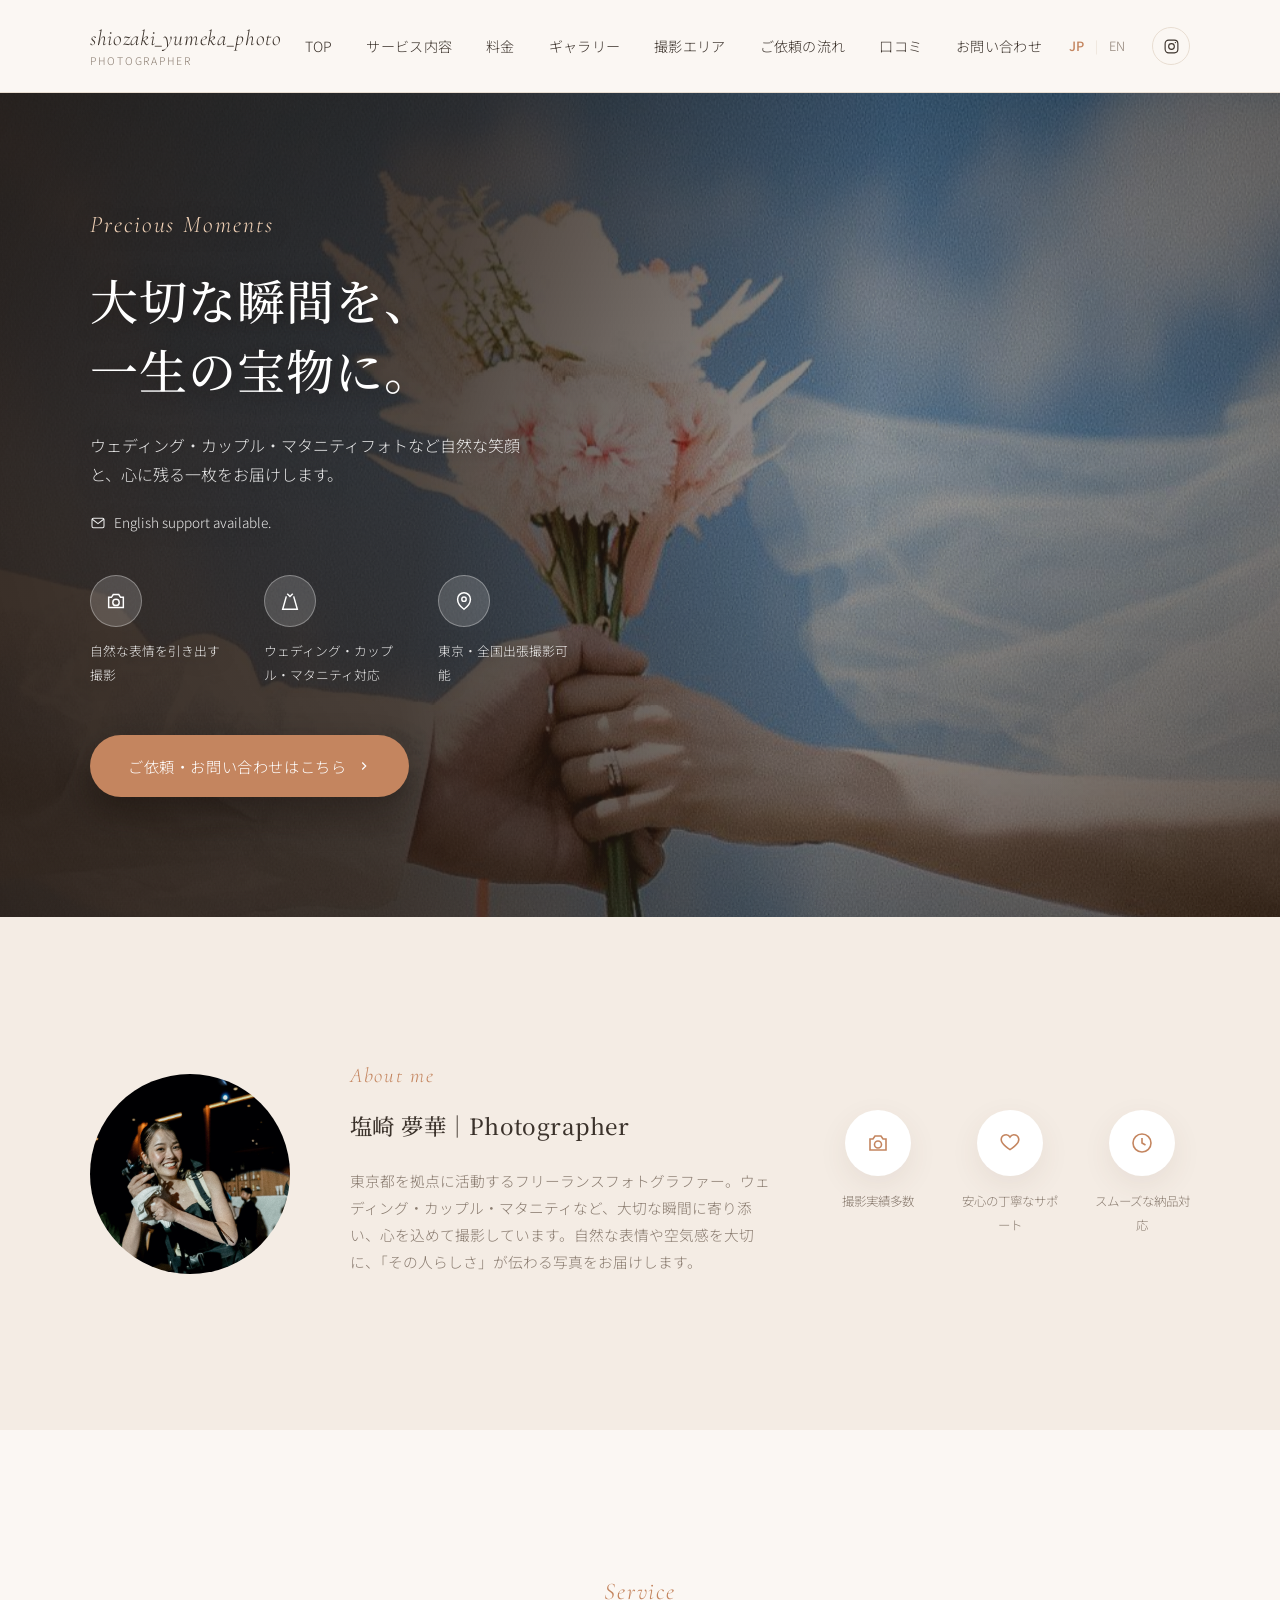
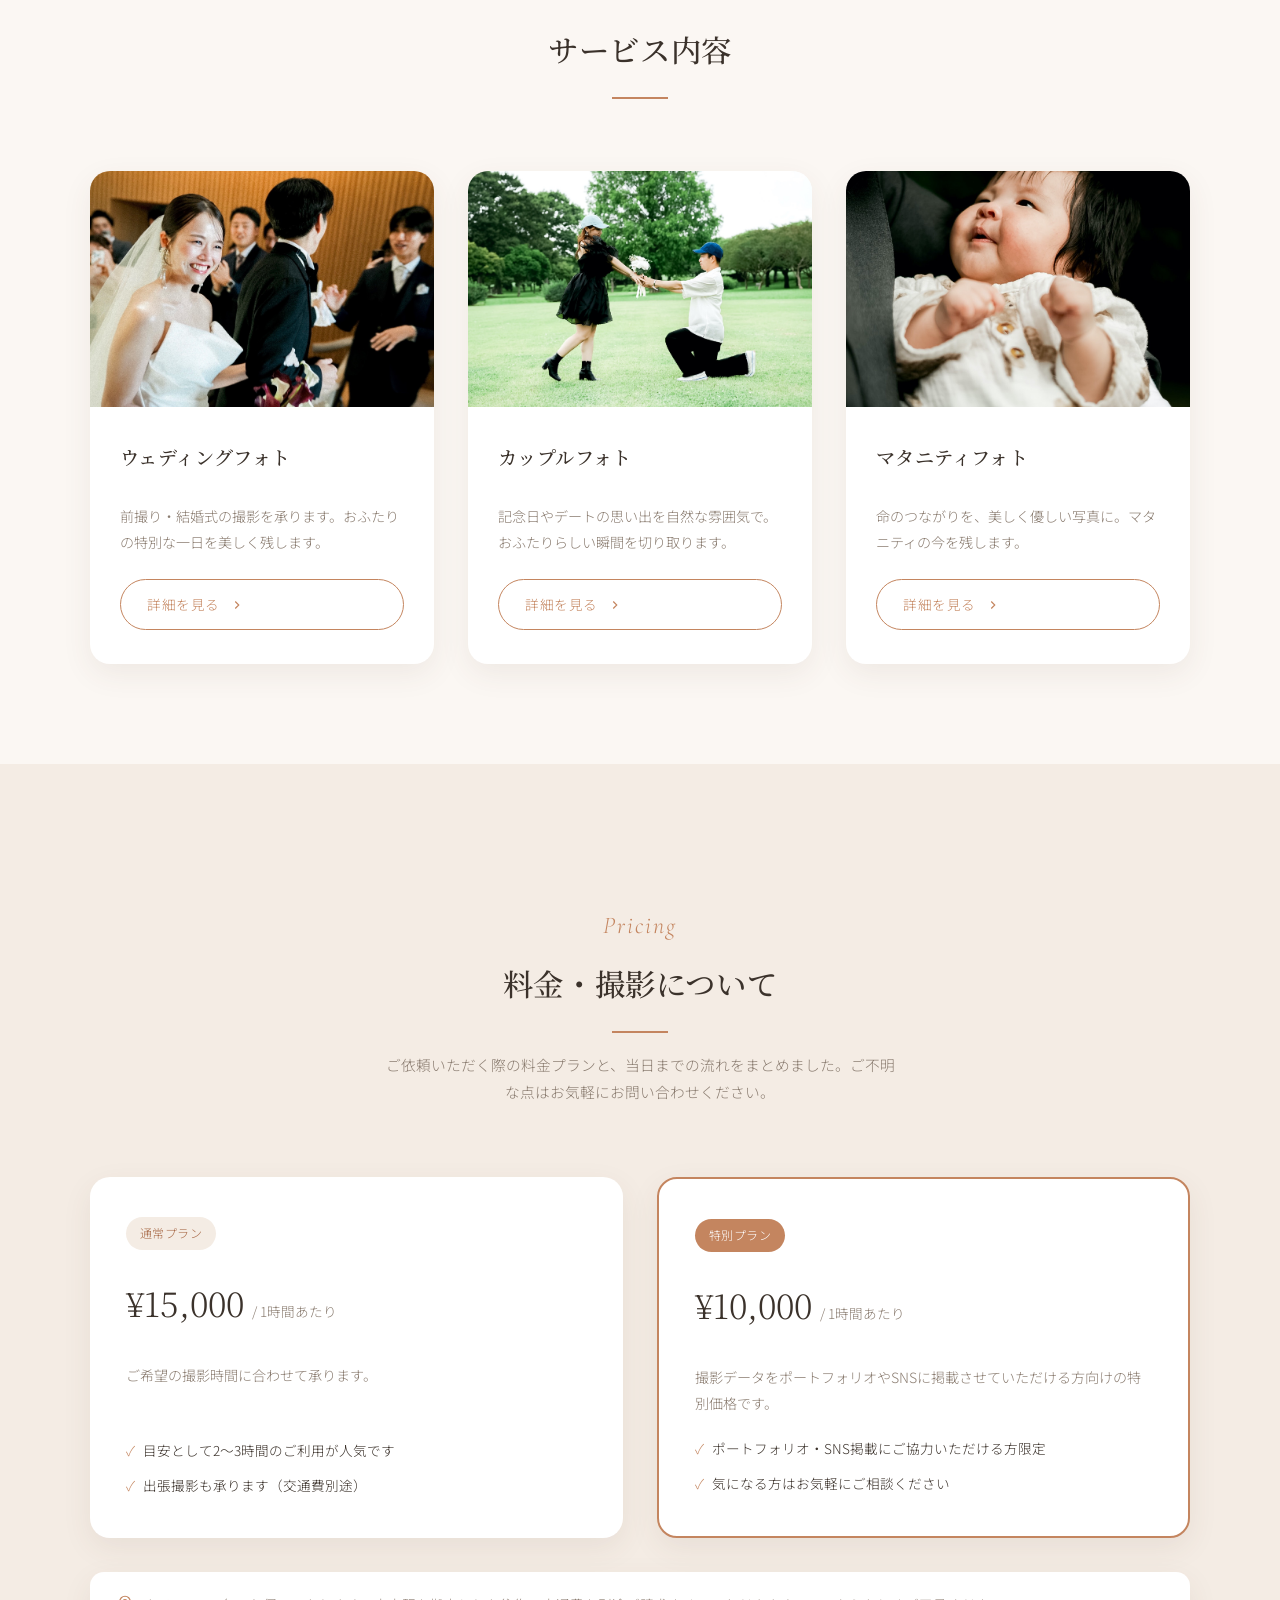
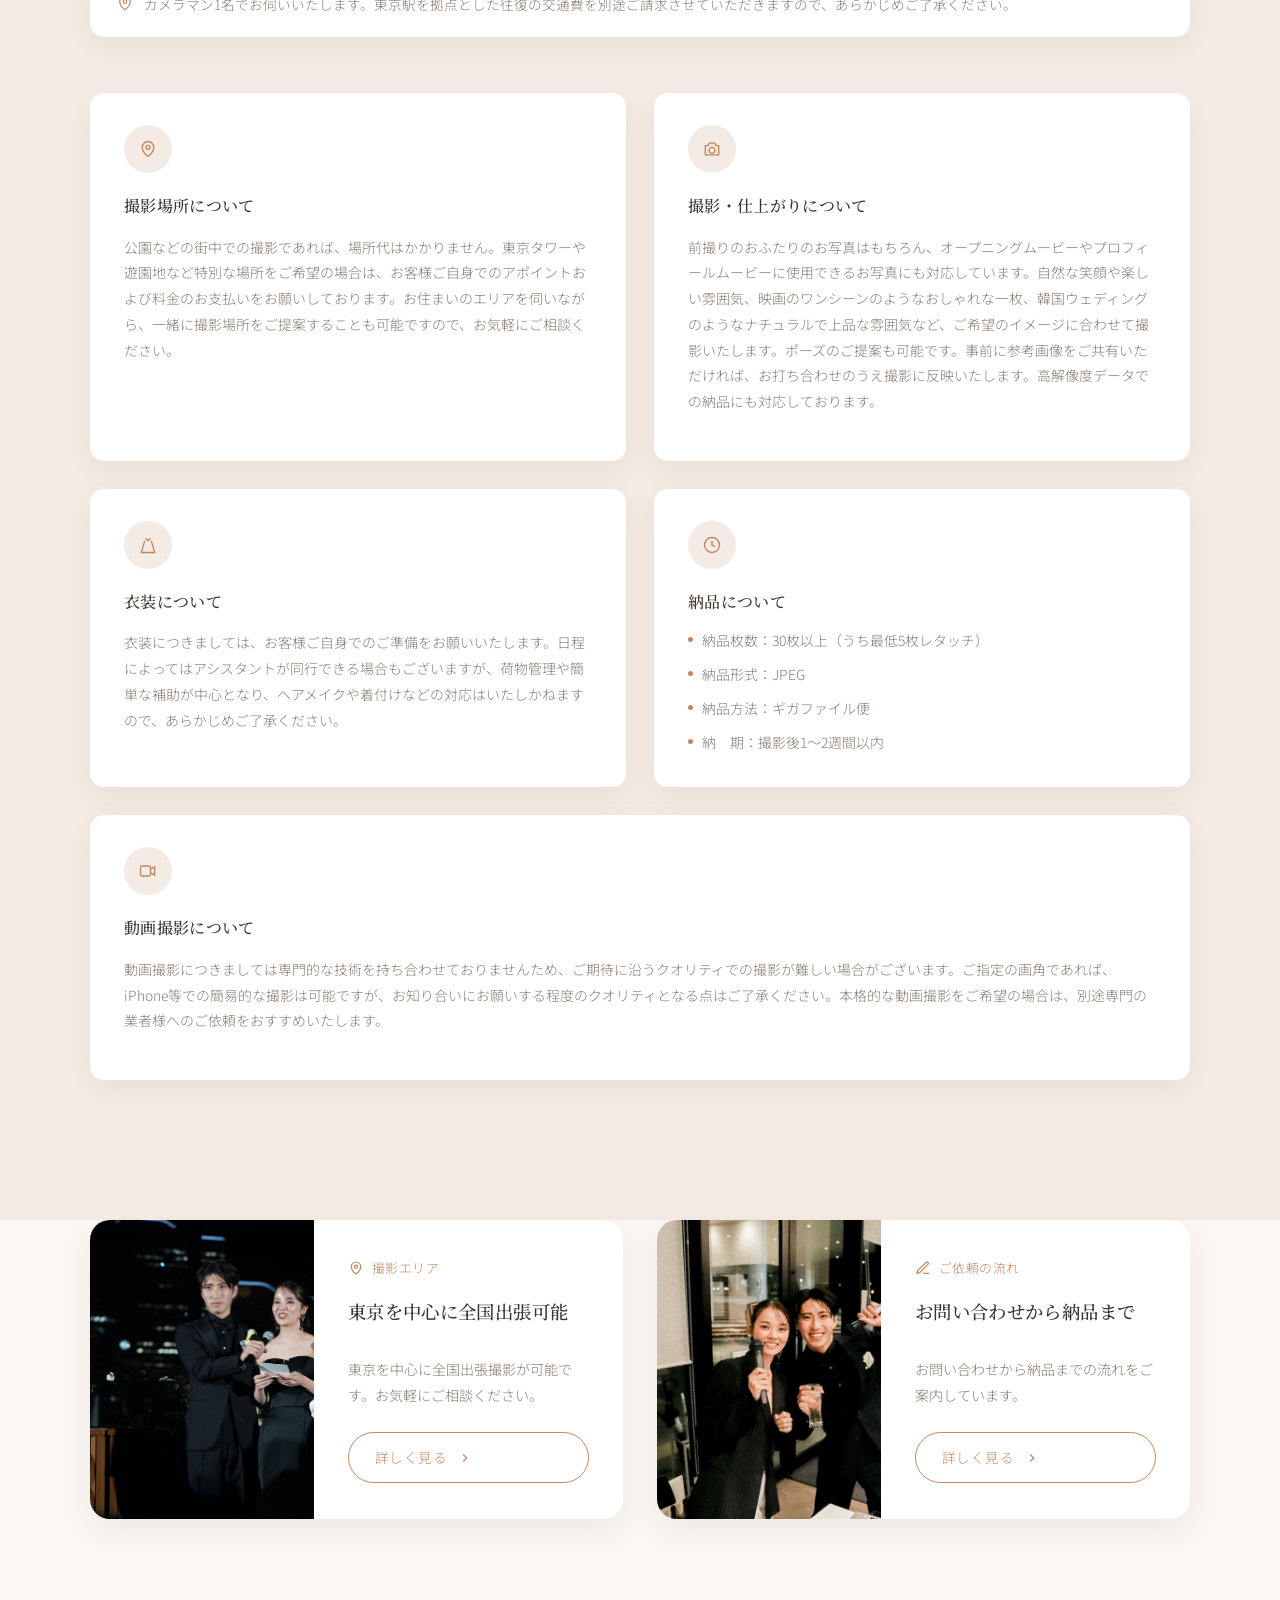
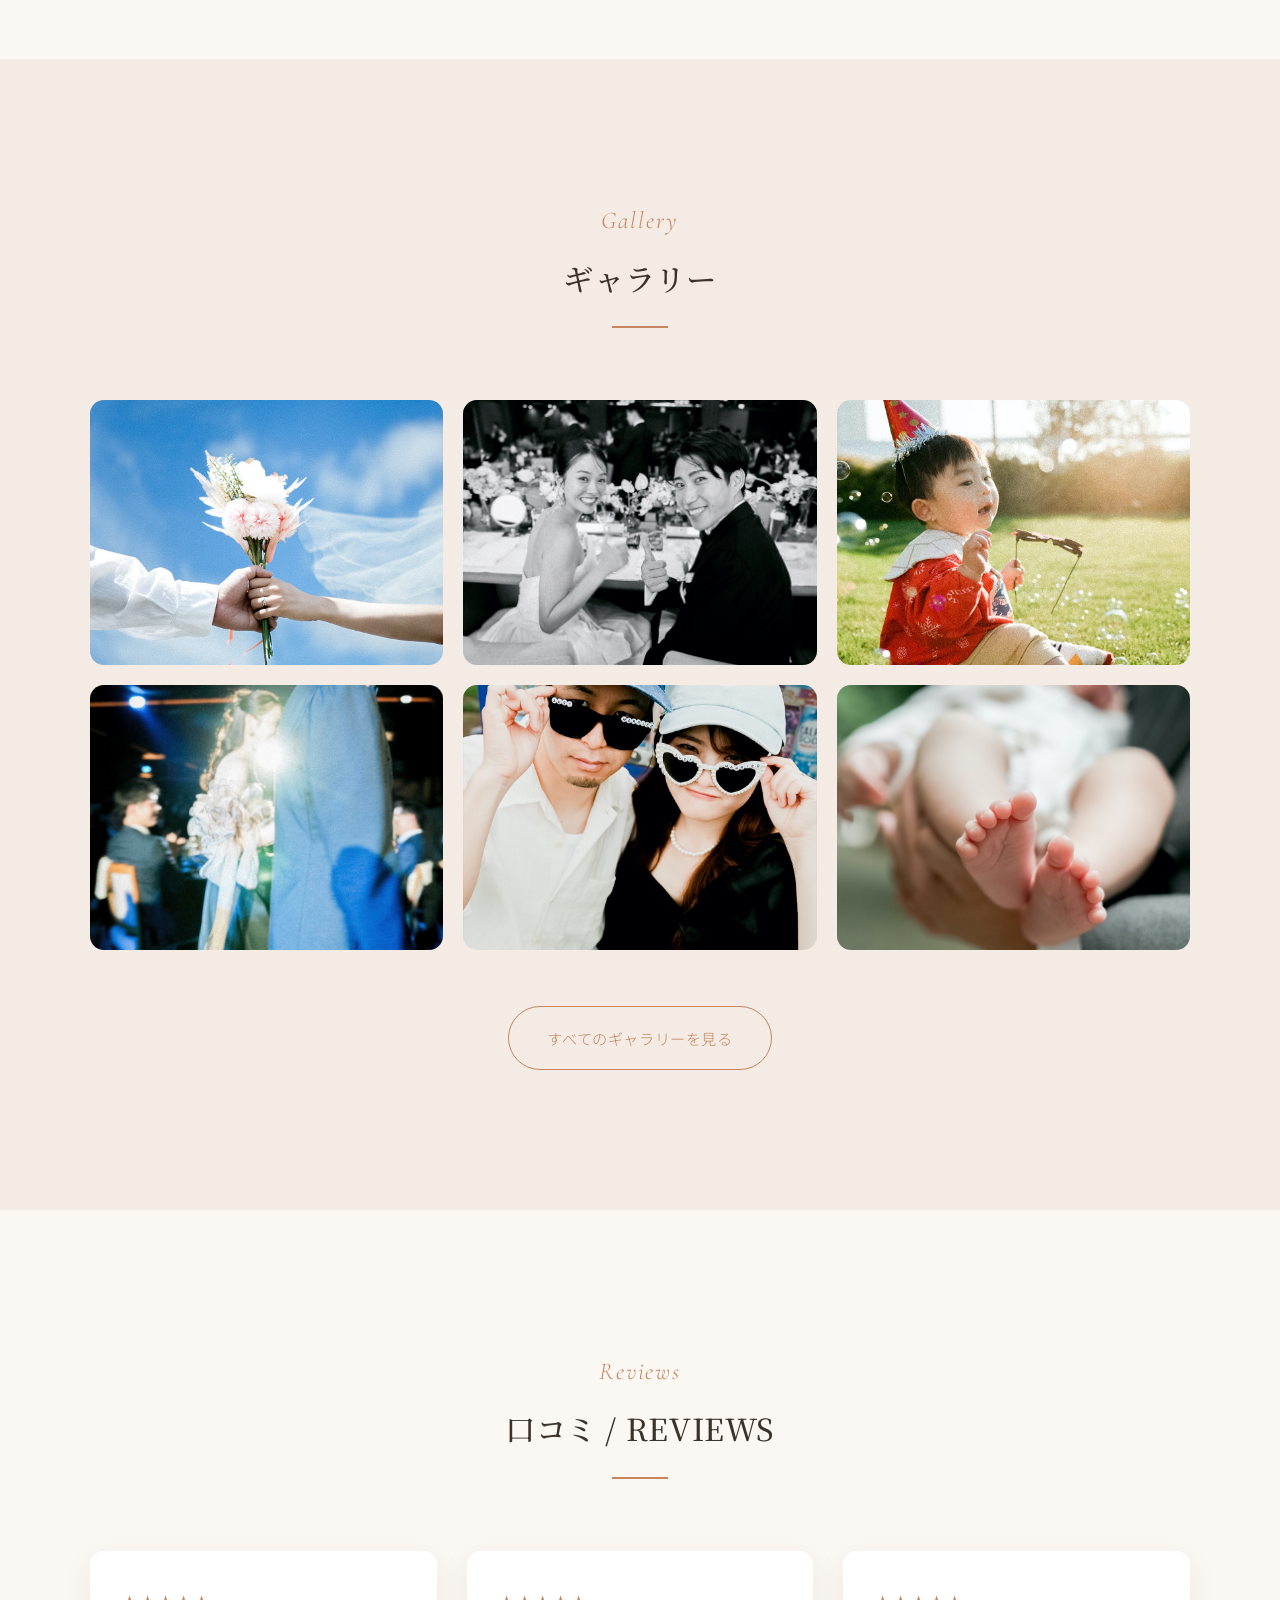
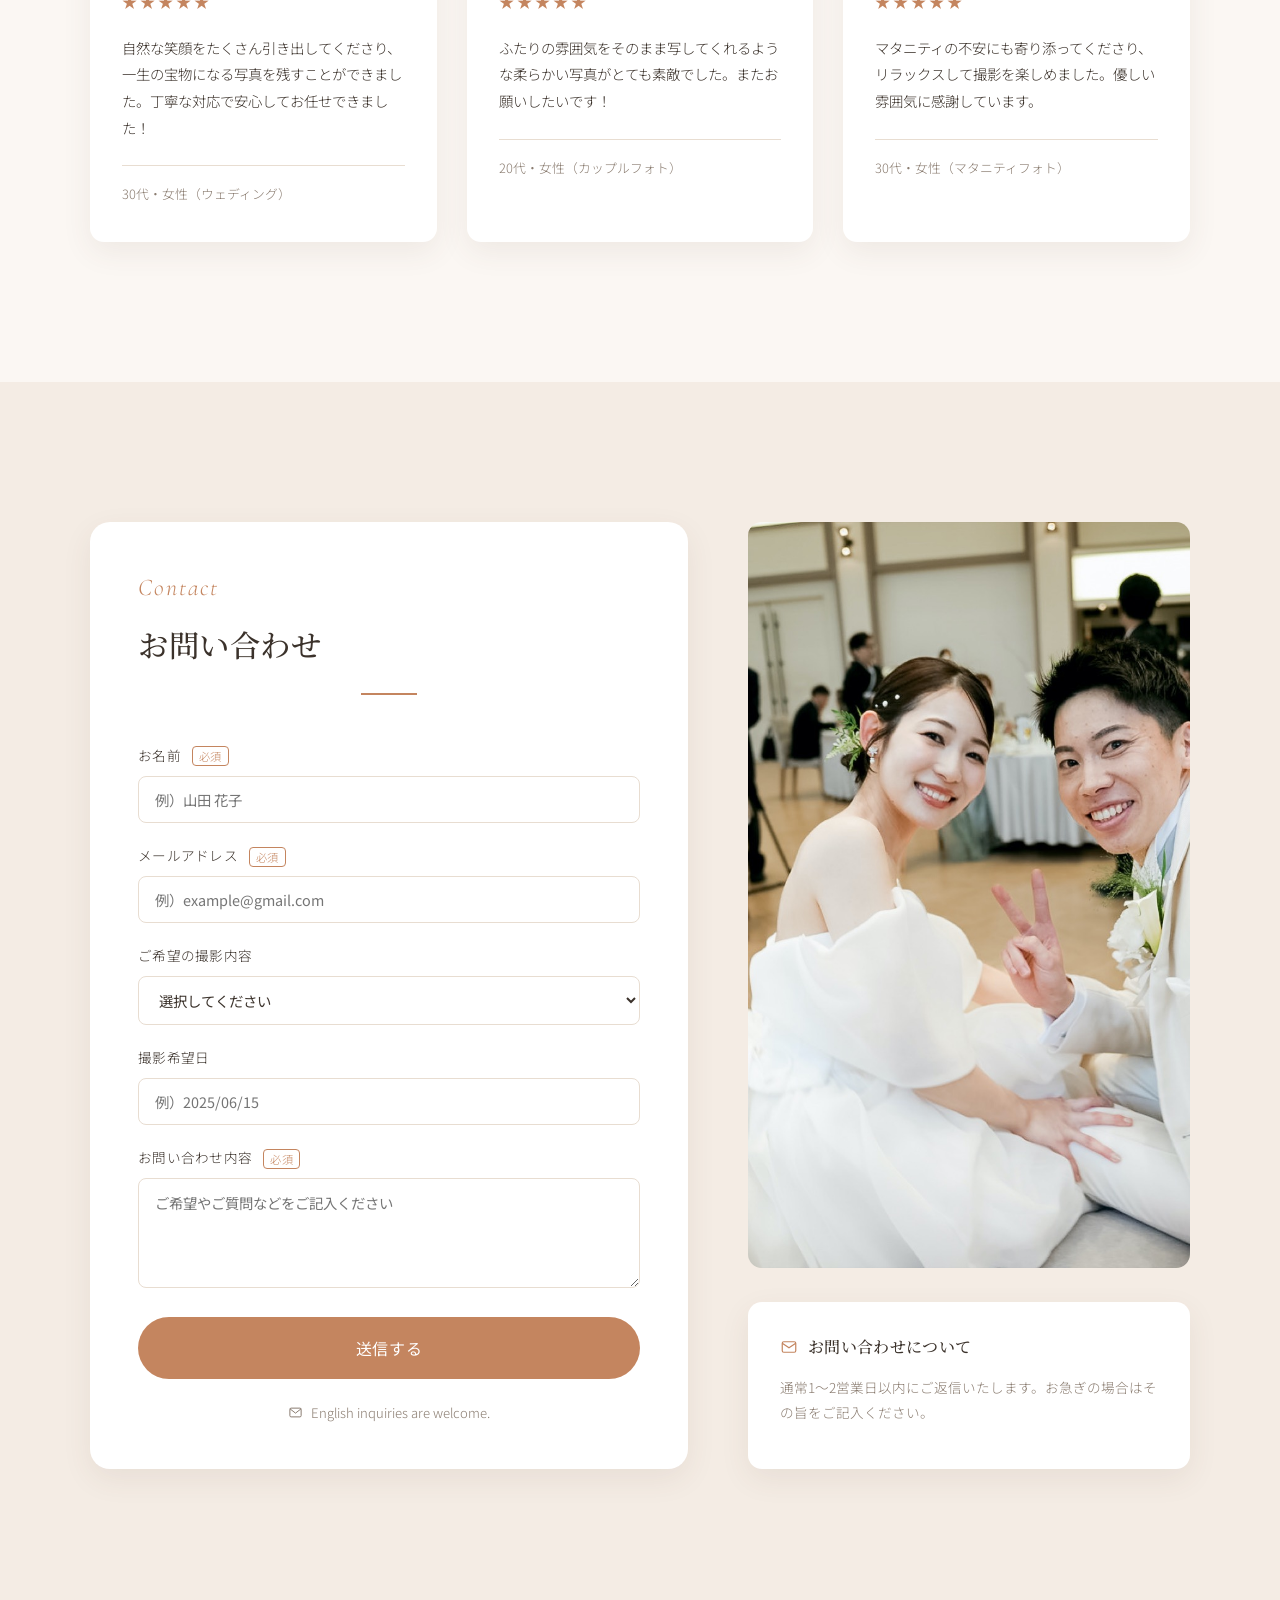
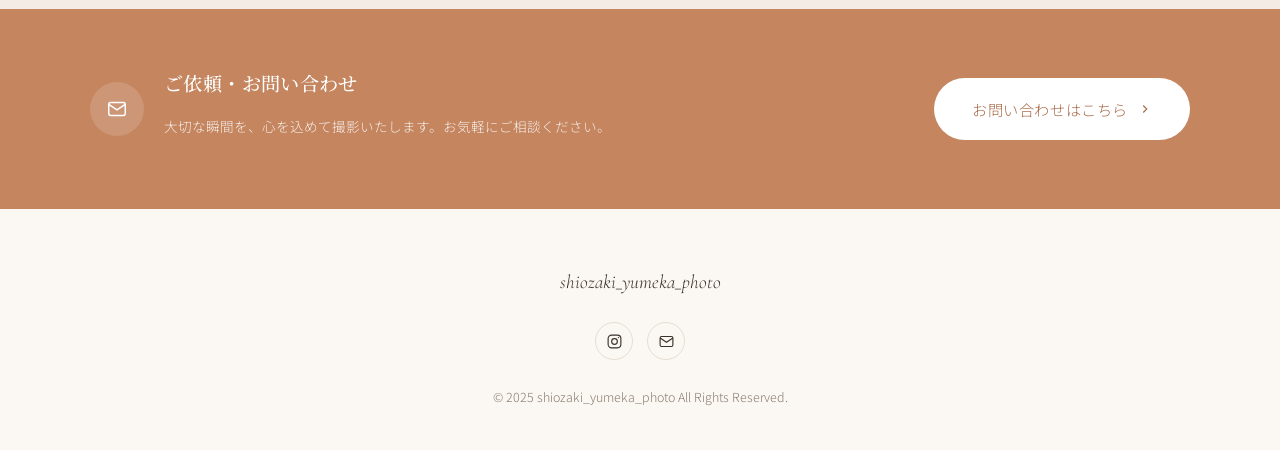
<file: index.html>
<!DOCTYPE html>
<html lang="ja">
<head>
<meta charset="UTF-8">
<meta name="viewport" content="width=device-width, initial-scale=1.0">
<title>shiozaki_yumeka_photo | 塩崎夢華 フォトグラファー</title>
<meta name="description" content="東京を拠点に活動するフォトグラファー・塩崎夢華。ウェディング、カップル、マタニティフォトなど大切な瞬間を自然な一枚に。">
<link rel="stylesheet" href="css/style.css">
</head>
<body>

<!-- ============ HEADER ============ -->
<header class="site-header">
  <div class="container">
    <a href="#top" class="brand">
      <span class="brand-name">shiozaki_yumeka_photo</span>
      <span class="brand-sub">Photographer</span>
    </a>

    <nav class="main-nav">
      <ul>
        <li><a href="#top">TOP</a></li>
        <li><a href="#service">サービス内容</a></li>
        <li><a href="#pricing">料金</a></li>
        <li><a href="#gallery">ギャラリー</a></li>
        <li><a href="#area">撮影エリア</a></li>
        <li><a href="#flow">ご依頼の流れ</a></li>
        <li><a href="#reviews">口コミ</a></li>
        <li><a href="#contact">お問い合わせ</a></li>
      </ul>
    </nav>

    <div class="header-actions">
      <div class="lang-switch">
        <a href="index.html" class="active">JP</a>
        <span class="divider">|</span>
        <a href="en/index.html">EN</a>
      </div>
      <a class="icon-btn" href="https://www.instagram.com/shiozaki_yumeka_photo/" target="_blank" rel="noopener" aria-label="Instagram">
        <svg viewBox="0 0 24 24" fill="none" stroke="currentColor" stroke-width="1.6"><rect x="3" y="3" width="18" height="18" rx="5"/><circle cx="12" cy="12" r="4"/><circle cx="17.5" cy="6.5" r="1" fill="currentColor" stroke="none"/></svg>
      </a>
      <button class="nav-toggle" aria-label="メニュー">
        <span></span><span></span><span></span>
      </button>
    </div>
  </div>
</header>

<!-- ============ HERO ============ -->
<section class="hero" id="top">
  <div class="hero-slideshow" data-slides="38" data-slide-base="img/slides/">
    <div class="hero-slide is-active"><img src="img/slides/slide-01.jpg" alt="" fetchpriority="high"></div>
  </div>
  <div class="hero-veil"></div>

  <div class="container">
    <div class="hero-copy">
      <span class="eyebrow">Precious Moments</span>
      <h1>大切な瞬間を、<br>一生の宝物に。</h1>
      <p class="lead">ウェディング・カップル・マタニティフォトなど自然な笑顔と、心に残る一枚をお届けします。</p>
      <div class="support-note">
        <svg viewBox="0 0 24 24" fill="none" stroke="currentColor" stroke-width="1.6"><path d="M3 6l9 7 9-7"/><rect x="3" y="5" width="18" height="14" rx="2"/></svg>
        English support available.
      </div>

      <ul class="hero-features">
        <li>
          <span class="icon-circle">
            <svg viewBox="0 0 24 24" fill="none" stroke="currentColor" stroke-width="1.6"><path d="M4 8h3l2-3h6l2 3h3v11H4z"/><circle cx="12" cy="13.5" r="3.5"/></svg>
          </span>
          自然な表情を引き出す撮影
        </li>
        <li>
          <span class="icon-circle">
            <svg viewBox="0 0 24 24" fill="none" stroke="currentColor" stroke-width="1.6"><path d="M9 4l3 3 3-3M8 7l-4 14h16L16 7"/></svg>
          </span>
          ウェディング・カップル・マタニティ対応
        </li>
        <li>
          <span class="icon-circle">
            <svg viewBox="0 0 24 24" fill="none" stroke="currentColor" stroke-width="1.6"><path d="M12 21s-7-5.2-7-11a7 7 0 0 1 14 0c0 5.8-7 11-7 11z"/><circle cx="12" cy="10" r="2.4"/></svg>
          </span>
          東京・全国出張撮影可能
        </li>
      </ul>

      <a href="#contact" class="btn">
        ご依頼・お問い合わせはこちら
        <svg viewBox="0 0 24 24" fill="none" stroke="currentColor" stroke-width="2"><path d="M9 6l6 6-6 6"/></svg>
      </a>
    </div>
  </div>
</section>

<!-- ============ ABOUT ============ -->
<section class="about" id="about">
  <div class="container">
    <div class="about-photo">
      <div class="ph">
        <img src="img/about.jpg" alt="フォトグラファー 塩崎夢華">
      </div>
    </div>

    <div class="about-body">
      <span class="eyebrow">About me</span>
      <h3>塩崎 夢華｜Photographer</h3>
      <p>東京都を拠点に活動するフリーランスフォトグラファー。ウェディング・カップル・マタニティなど、大切な瞬間に寄り添い、心を込めて撮影しています。自然な表情や空気感を大切に、「その人らしさ」が伝わる写真をお届けします。</p>
    </div>

    <ul class="about-stats">
      <li>
        <span class="icon-circle">
          <svg viewBox="0 0 24 24" fill="none" stroke="currentColor" stroke-width="1.6"><path d="M4 8h3l2-3h6l2 3h3v11H4z"/><circle cx="12" cy="13.5" r="3.5"/></svg>
        </span>
        撮影実績多数
      </li>
      <li>
        <span class="icon-circle">
          <svg viewBox="0 0 24 24" fill="none" stroke="currentColor" stroke-width="1.6"><path d="M20.8 8.6c0 5-8.8 10-8.8 10s-8.8-5-8.8-10a4.8 4.8 0 0 1 8.8-2.6 4.8 4.8 0 0 1 8.8 2.6z"/></svg>
        </span>
        安心の丁寧なサポート
      </li>
      <li>
        <span class="icon-circle">
          <svg viewBox="0 0 24 24" fill="none" stroke="currentColor" stroke-width="1.6"><circle cx="12" cy="12" r="9"/><path d="M12 7v5l3.5 2"/></svg>
        </span>
        スムーズな納品対応
      </li>
    </ul>
  </div>
</section>

<!-- ============ SERVICE ============ -->
<section class="service" id="service">
  <div class="container">
    <div class="section-head">
      <span class="eyebrow">Service</span>
      <h2>サービス内容</h2>
    </div>

    <div class="service-grid">
      <div class="card">
        <div class="ph">
          <img src="img/service-wedding.jpg" alt="ウェディングフォト">
        </div>
        <div class="card-body">
          <h3>ウェディングフォト</h3>
          <p>前撮り・結婚式の撮影を承ります。おふたりの特別な一日を美しく残します。</p>
          <a href="#contact" class="btn outline small">
            詳細を見る
            <svg viewBox="0 0 24 24" fill="none" stroke="currentColor" stroke-width="2"><path d="M9 6l6 6-6 6"/></svg>
          </a>
        </div>
      </div>

      <div class="card">
        <div class="ph">
          <img src="img/service-couple.jpg" alt="カップルフォト">
        </div>
        <div class="card-body">
          <h3>カップルフォト</h3>
          <p>記念日やデートの思い出を自然な雰囲気で。おふたりらしい瞬間を切り取ります。</p>
          <a href="#contact" class="btn outline small">
            詳細を見る
            <svg viewBox="0 0 24 24" fill="none" stroke="currentColor" stroke-width="2"><path d="M9 6l6 6-6 6"/></svg>
          </a>
        </div>
      </div>

      <div class="card">
        <div class="ph">
          <img src="img/service-maternity.jpg" alt="マタニティフォト">
        </div>
        <div class="card-body">
          <h3>マタニティフォト</h3>
          <p>命のつながりを、美しく優しい写真に。マタニティの今を残します。</p>
          <a href="#contact" class="btn outline small">
            詳細を見る
            <svg viewBox="0 0 24 24" fill="none" stroke="currentColor" stroke-width="2"><path d="M9 6l6 6-6 6"/></svg>
          </a>
        </div>
      </div>
    </div>
  </div>
</section>

<!-- ============ PRICING ============ -->
<section class="pricing" id="pricing">
  <div class="container">
    <div class="section-head">
      <span class="eyebrow">Pricing</span>
      <h2>料金・撮影について</h2>
      <p class="section-sub">ご依頼いただく際の料金プランと、当日までの流れをまとめました。ご不明な点はお気軽にお問い合わせください。</p>
    </div>

    <div class="price-cards">
      <div class="price-card">
        <span class="badge">通常プラン</span>
        <div class="price">
          <span class="price-amount">¥15,000</span>
          <span class="price-unit">/ 1時間あたり</span>
        </div>
        <p class="price-desc">ご希望の撮影時間に合わせて承ります。</p>
        <ul class="price-list">
          <li>目安として2〜3時間のご利用が人気です</li>
          <li>出張撮影も承ります（交通費別途）</li>
        </ul>
      </div>

      <div class="price-card featured">
        <span class="badge">特別プラン</span>
        <div class="price">
          <span class="price-amount">¥10,000</span>
          <span class="price-unit">/ 1時間あたり</span>
        </div>
        <p class="price-desc">撮影データをポートフォリオやSNSに掲載させていただける方向けの特別価格です。</p>
        <ul class="price-list">
          <li>ポートフォリオ・SNS掲載にご協力いただける方限定</li>
          <li>気になる方はお気軽にご相談ください</li>
        </ul>
      </div>
    </div>

    <div class="price-note">
      <svg viewBox="0 0 24 24" fill="none" stroke="currentColor" stroke-width="1.6"><path d="M12 21s-7-5.2-7-11a7 7 0 0 1 14 0c0 5.8-7 11-7 11z"/><circle cx="12" cy="10" r="2.4"/></svg>
      カメラマン1名でお伺いいたします。東京駅を拠点とした往復の交通費を別途ご請求させていただきますので、あらかじめご了承ください。
    </div>

    <div class="pricing-details">
      <div class="detail-card">
        <span class="icon-circle">
          <svg viewBox="0 0 24 24" fill="none" stroke="currentColor" stroke-width="1.6"><path d="M12 21s-7-5.2-7-11a7 7 0 0 1 14 0c0 5.8-7 11-7 11z"/><circle cx="12" cy="10" r="2.4"/></svg>
        </span>
        <h4>撮影場所について</h4>
        <p>公園などの街中での撮影であれば、場所代はかかりません。東京タワーや遊園地など特別な場所をご希望の場合は、お客様ご自身でのアポイントおよび料金のお支払いをお願いしております。お住まいのエリアを伺いながら、一緒に撮影場所をご提案することも可能ですので、お気軽にご相談ください。</p>
      </div>

      <div class="detail-card">
        <span class="icon-circle">
          <svg viewBox="0 0 24 24" fill="none" stroke="currentColor" stroke-width="1.6"><path d="M4 8h3l2-3h6l2 3h3v11H4z"/><circle cx="12" cy="13.5" r="3.5"/></svg>
        </span>
        <h4>撮影・仕上がりについて</h4>
        <p>前撮りのおふたりのお写真はもちろん、オープニングムービーやプロフィールムービーに使用できるお写真にも対応しています。自然な笑顔や楽しい雰囲気、映画のワンシーンのようなおしゃれな一枚、韓国ウェディングのようなナチュラルで上品な雰囲気など、ご希望のイメージに合わせて撮影いたします。ポーズのご提案も可能です。事前に参考画像をご共有いただければ、お打ち合わせのうえ撮影に反映いたします。高解像度データでの納品にも対応しております。</p>
      </div>

      <div class="detail-card">
        <span class="icon-circle">
          <svg viewBox="0 0 24 24" fill="none" stroke="currentColor" stroke-width="1.6"><path d="M9 4l3 3 3-3M8 7l-4 14h16L16 7"/></svg>
        </span>
        <h4>衣装について</h4>
        <p>衣装につきましては、お客様ご自身でのご準備をお願いいたします。日程によってはアシスタントが同行できる場合もございますが、荷物管理や簡単な補助が中心となり、ヘアメイクや着付けなどの対応はいたしかねますので、あらかじめご了承ください。</p>
      </div>

      <div class="detail-card">
        <span class="icon-circle">
          <svg viewBox="0 0 24 24" fill="none" stroke="currentColor" stroke-width="1.6"><circle cx="12" cy="12" r="9"/><path d="M12 7v5l3.5 2"/></svg>
        </span>
        <h4>納品について</h4>
        <ul>
          <li>納品枚数：30枚以上（うち最低5枚レタッチ）</li>
          <li>納品形式：JPEG</li>
          <li>納品方法：ギガファイル便</li>
          <li>納　期：撮影後1〜2週間以内</li>
        </ul>
      </div>

      <div class="detail-card wide">
        <span class="icon-circle">
          <svg viewBox="0 0 24 24" fill="none" stroke="currentColor" stroke-width="1.6"><rect x="3" y="6" width="12" height="12" rx="2"/><path d="M15 10l5-3v10l-5-3"/></svg>
        </span>
        <h4>動画撮影について</h4>
        <p>動画撮影につきましては専門的な技術を持ち合わせておりませんため、ご期待に沿うクオリティでの撮影が難しい場合がございます。ご指定の画角であれば、iPhone等での簡易的な撮影は可能ですが、お知り合いにお願いする程度のクオリティとなる点はご了承ください。本格的な動画撮影をご希望の場合は、別途専門の業者様へのご依頼をおすすめいたします。</p>
      </div>
    </div>
  </div>
</section>

<!-- ============ AREA & FLOW (near Service) ============ -->
<section class="area-flow">
  <div class="container">
    <div class="area-flow-grid">
      <div class="card" id="area">
        <div class="ph">
          <img src="img/area.jpg" alt="撮影エリア">
        </div>
        <div class="card-body">
          <span class="tag">
            <svg viewBox="0 0 24 24" fill="none" stroke="currentColor" stroke-width="1.8"><path d="M12 21s-7-5.2-7-11a7 7 0 0 1 14 0c0 5.8-7 11-7 11z"/><circle cx="12" cy="10" r="2.4"/></svg>
            撮影エリア
          </span>
          <h3>東京を中心に全国出張可能</h3>
          <p>東京を中心に全国出張撮影が可能です。お気軽にご相談ください。</p>
          <a href="#contact" class="btn outline small">
            詳しく見る
            <svg viewBox="0 0 24 24" fill="none" stroke="currentColor" stroke-width="2"><path d="M9 6l6 6-6 6"/></svg>
          </a>
        </div>
      </div>

      <div class="card" id="flow">
        <div class="ph">
          <img src="img/flow.jpg" alt="ご依頼の流れ">
        </div>
        <div class="card-body">
          <span class="tag">
            <svg viewBox="0 0 24 24" fill="none" stroke="currentColor" stroke-width="1.8"><path d="M12 20h9M16.5 3.5a2.1 2.1 0 0 1 3 3L7 19l-4 1 1-4z"/></svg>
            ご依頼の流れ
          </span>
          <h3>お問い合わせから納品まで</h3>
          <p>お問い合わせから納品までの流れをご案内しています。</p>
          <a href="#contact" class="btn outline small">
            詳しく見る
            <svg viewBox="0 0 24 24" fill="none" stroke="currentColor" stroke-width="2"><path d="M9 6l6 6-6 6"/></svg>
          </a>
        </div>
      </div>
    </div>
  </div>
</section>

<!-- ============ GALLERY ============ -->
<section class="gallery" id="gallery">
  <div class="container">
    <div class="section-head">
      <span class="eyebrow">Gallery</span>
      <h2>ギャラリー</h2>
    </div>

    <div class="gallery-grid">
      <div class="ph"><img src="img/gallery-1.jpg" alt="ギャラリー写真1"></div>
      <div class="ph"><img src="img/gallery-2.jpg" alt="ギャラリー写真2"></div>
      <div class="ph"><img src="img/gallery-3.jpg" alt="ギャラリー写真3"></div>
      <div class="ph"><img src="img/gallery-4.jpg" alt="ギャラリー写真4"></div>
      <div class="ph"><img src="img/gallery-5.jpg" alt="ギャラリー写真5"></div>
      <div class="ph"><img src="img/gallery-6.jpg" alt="ギャラリー写真6"></div>
    </div>

    <div class="gallery-cta">
      <a href="#" class="btn outline">すべてのギャラリーを見る</a>
    </div>
  </div>
</section>

<!-- ============ REVIEWS ============ -->
<section class="reviews" id="reviews">
  <div class="container">
    <div class="section-head">
      <span class="eyebrow">Reviews</span>
      <h2>口コミ / REVIEWS</h2>
    </div>

    <div class="reviews-grid">
      <div class="review-card">
        <div class="stars">★★★★★</div>
        <p>自然な笑顔をたくさん引き出してくださり、一生の宝物になる写真を残すことができました。丁寧な対応で安心してお任せできました！</p>
        <div class="review-meta">30代・女性（ウェディング）</div>
      </div>
      <div class="review-card">
        <div class="stars">★★★★★</div>
        <p>ふたりの雰囲気をそのまま写してくれるような柔らかい写真がとても素敵でした。またお願いしたいです！</p>
        <div class="review-meta">20代・女性（カップルフォト）</div>
      </div>
      <div class="review-card">
        <div class="stars">★★★★★</div>
        <p>マタニティの不安にも寄り添ってくださり、リラックスして撮影を楽しめました。優しい雰囲気に感謝しています。</p>
        <div class="review-meta">30代・女性（マタニティフォト）</div>
      </div>
    </div>
  </div>
</section>

<!-- ============ CONTACT ============ -->
<section class="contact" id="contact">
  <div class="container">
    <form class="contact-form">
      <div class="section-head" style="text-align:left; margin-bottom:48px;">
        <span class="eyebrow">Contact</span>
        <h2 style="text-align:left;">お問い合わせ</h2>
      </div>

      <div class="field">
        <label>お名前 <span class="req">必須</span></label>
        <input type="text" placeholder="例）山田 花子">
      </div>

      <div class="field">
        <label>メールアドレス <span class="req">必須</span></label>
        <input type="email" placeholder="例）example@gmail.com">
      </div>

      <div class="field">
        <label>ご希望の撮影内容</label>
        <select>
          <option>選択してください</option>
          <option>ウェディングフォト</option>
          <option>カップルフォト</option>
          <option>マタニティフォト</option>
          <option>その他</option>
        </select>
      </div>

      <div class="field">
        <label>撮影希望日</label>
        <input type="text" placeholder="例）2025/06/15">
      </div>

      <div class="field">
        <label>お問い合わせ内容 <span class="req">必須</span></label>
        <textarea placeholder="ご希望やご質問などをご記入ください"></textarea>
      </div>

      <button type="submit" class="btn">送信する</button>

      <div class="form-note">
        <svg viewBox="0 0 24 24" fill="none" stroke="currentColor" stroke-width="1.6"><path d="M3 6l9 7 9-7"/><rect x="3" y="5" width="18" height="14" rx="2"/></svg>
        English inquiries are welcome.
      </div>
    </form>

    <div class="contact-media">
      <div class="ph">
        <img src="img/contact.jpg" alt="お問い合わせ">
      </div>

      <div class="contact-info-card">
        <h4>
          <svg viewBox="0 0 24 24" fill="none" stroke="currentColor" stroke-width="1.6"><rect x="3" y="5" width="18" height="14" rx="2"/><path d="M3 7l9 6 9-6"/></svg>
          お問い合わせについて
        </h4>
        <p>通常1〜2営業日以内にご返信いたします。お急ぎの場合はその旨をご記入ください。</p>
      </div>
    </div>
  </div>
</section>

<!-- ============ CTA BANNER ============ -->
<section class="cta-banner">
  <div class="container">
    <div class="cta-banner-left">
      <span class="icon-circle">
        <svg viewBox="0 0 24 24" fill="none" stroke="currentColor" stroke-width="1.6"><rect x="3" y="5" width="18" height="14" rx="2"/><path d="M3 7l9 6 9-6"/></svg>
      </span>
      <div>
        <h3>ご依頼・お問い合わせ</h3>
        <p>大切な瞬間を、心を込めて撮影いたします。お気軽にご相談ください。</p>
      </div>
    </div>
    <a href="#contact" class="btn">
      お問い合わせはこちら
      <svg viewBox="0 0 24 24" fill="none" stroke="currentColor" stroke-width="2"><path d="M9 6l6 6-6 6"/></svg>
    </a>
  </div>
</section>

<!-- ============ FOOTER ============ -->
<footer class="site-footer">
  <div class="container">
    <div class="footer-brand">shiozaki_yumeka_photo</div>
    <div class="footer-social">
      <a class="icon-btn" href="https://www.instagram.com/shiozaki_yumeka_photo/" target="_blank" rel="noopener" aria-label="Instagram">
        <svg viewBox="0 0 24 24" fill="none" stroke="currentColor" stroke-width="1.6"><rect x="3" y="3" width="18" height="18" rx="5"/><circle cx="12" cy="12" r="4"/><circle cx="17.5" cy="6.5" r="1" fill="currentColor" stroke="none"/></svg>
      </a>
      <a class="icon-btn" href="mailto:info@example.com" aria-label="Mail">
        <svg viewBox="0 0 24 24" fill="none" stroke="currentColor" stroke-width="1.6"><rect x="3" y="5" width="18" height="14" rx="2"/><path d="M3 7l9 6 9-6"/></svg>
      </a>
    </div>
    <div class="footer-bottom">© 2025 shiozaki_yumeka_photo All Rights Reserved.</div>
  </div>
</footer>

<script src="js/main.js"></script>
</body>
</html>
</file>
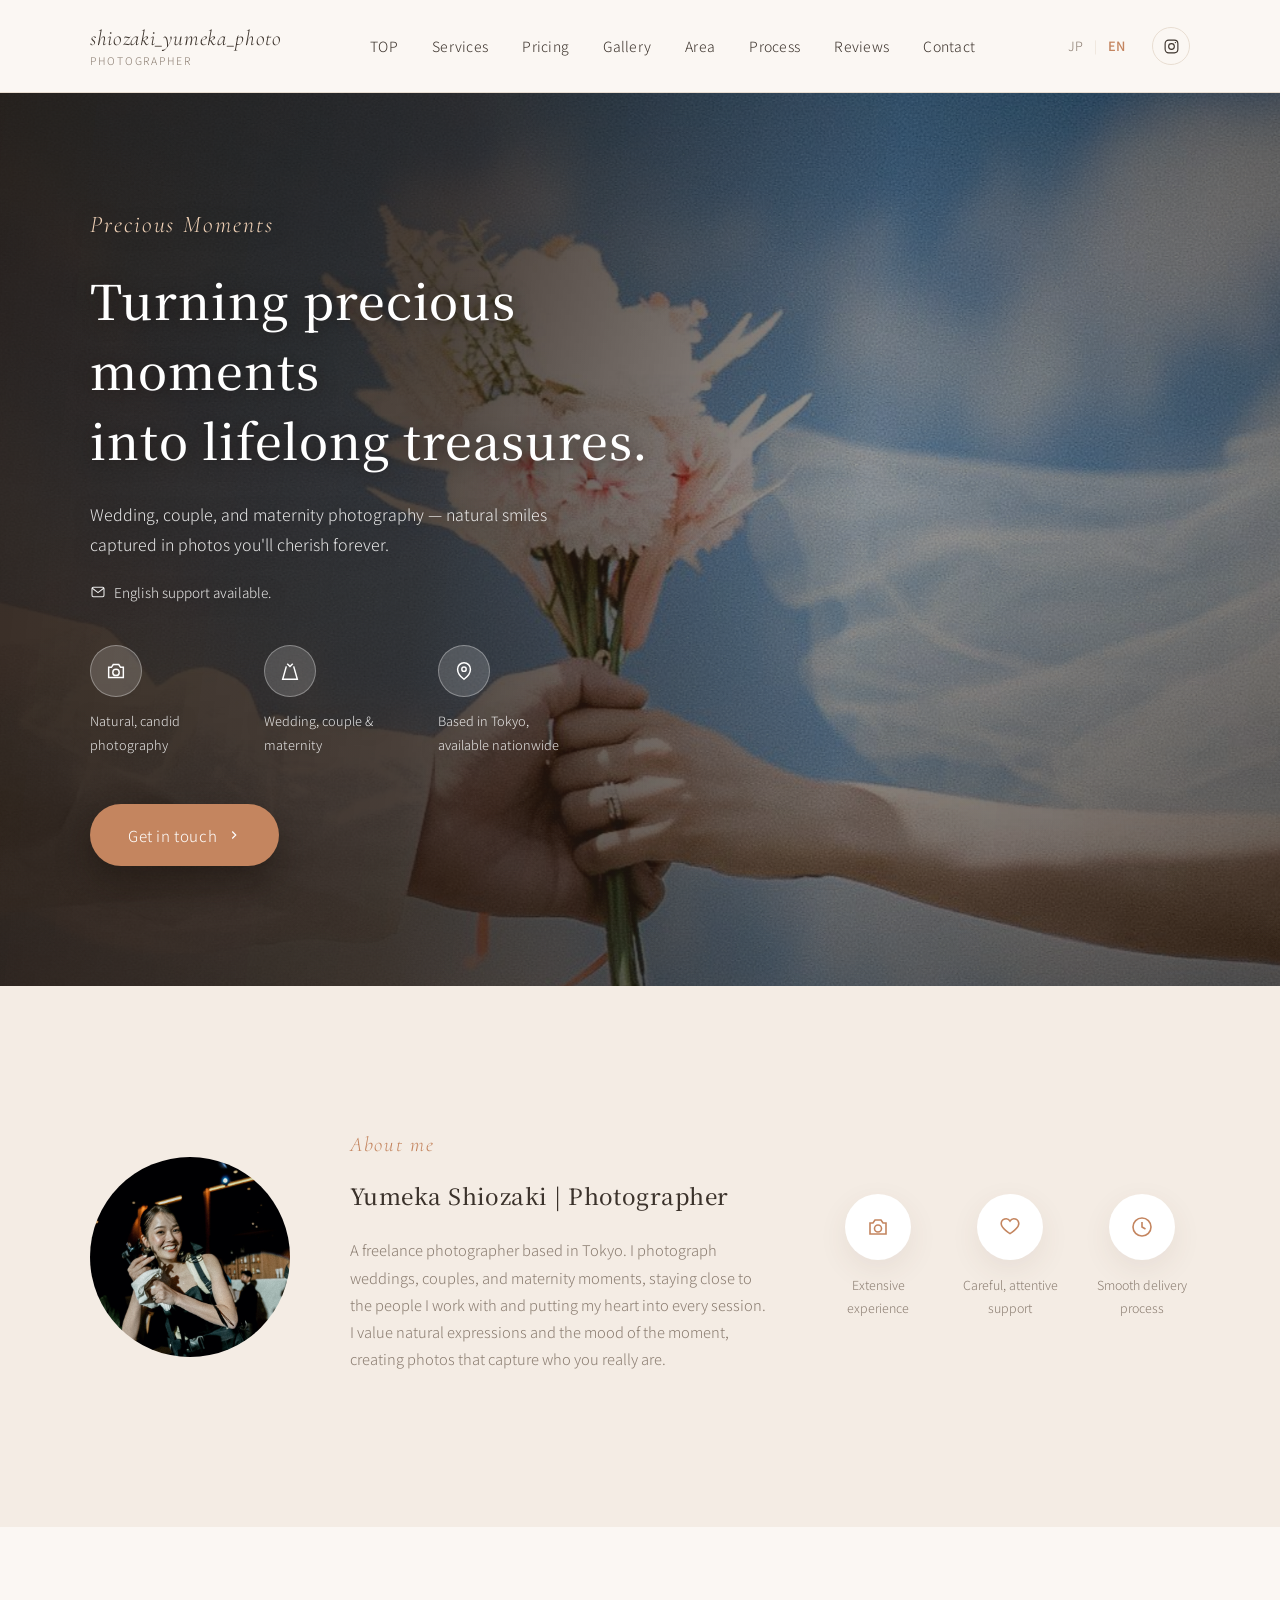
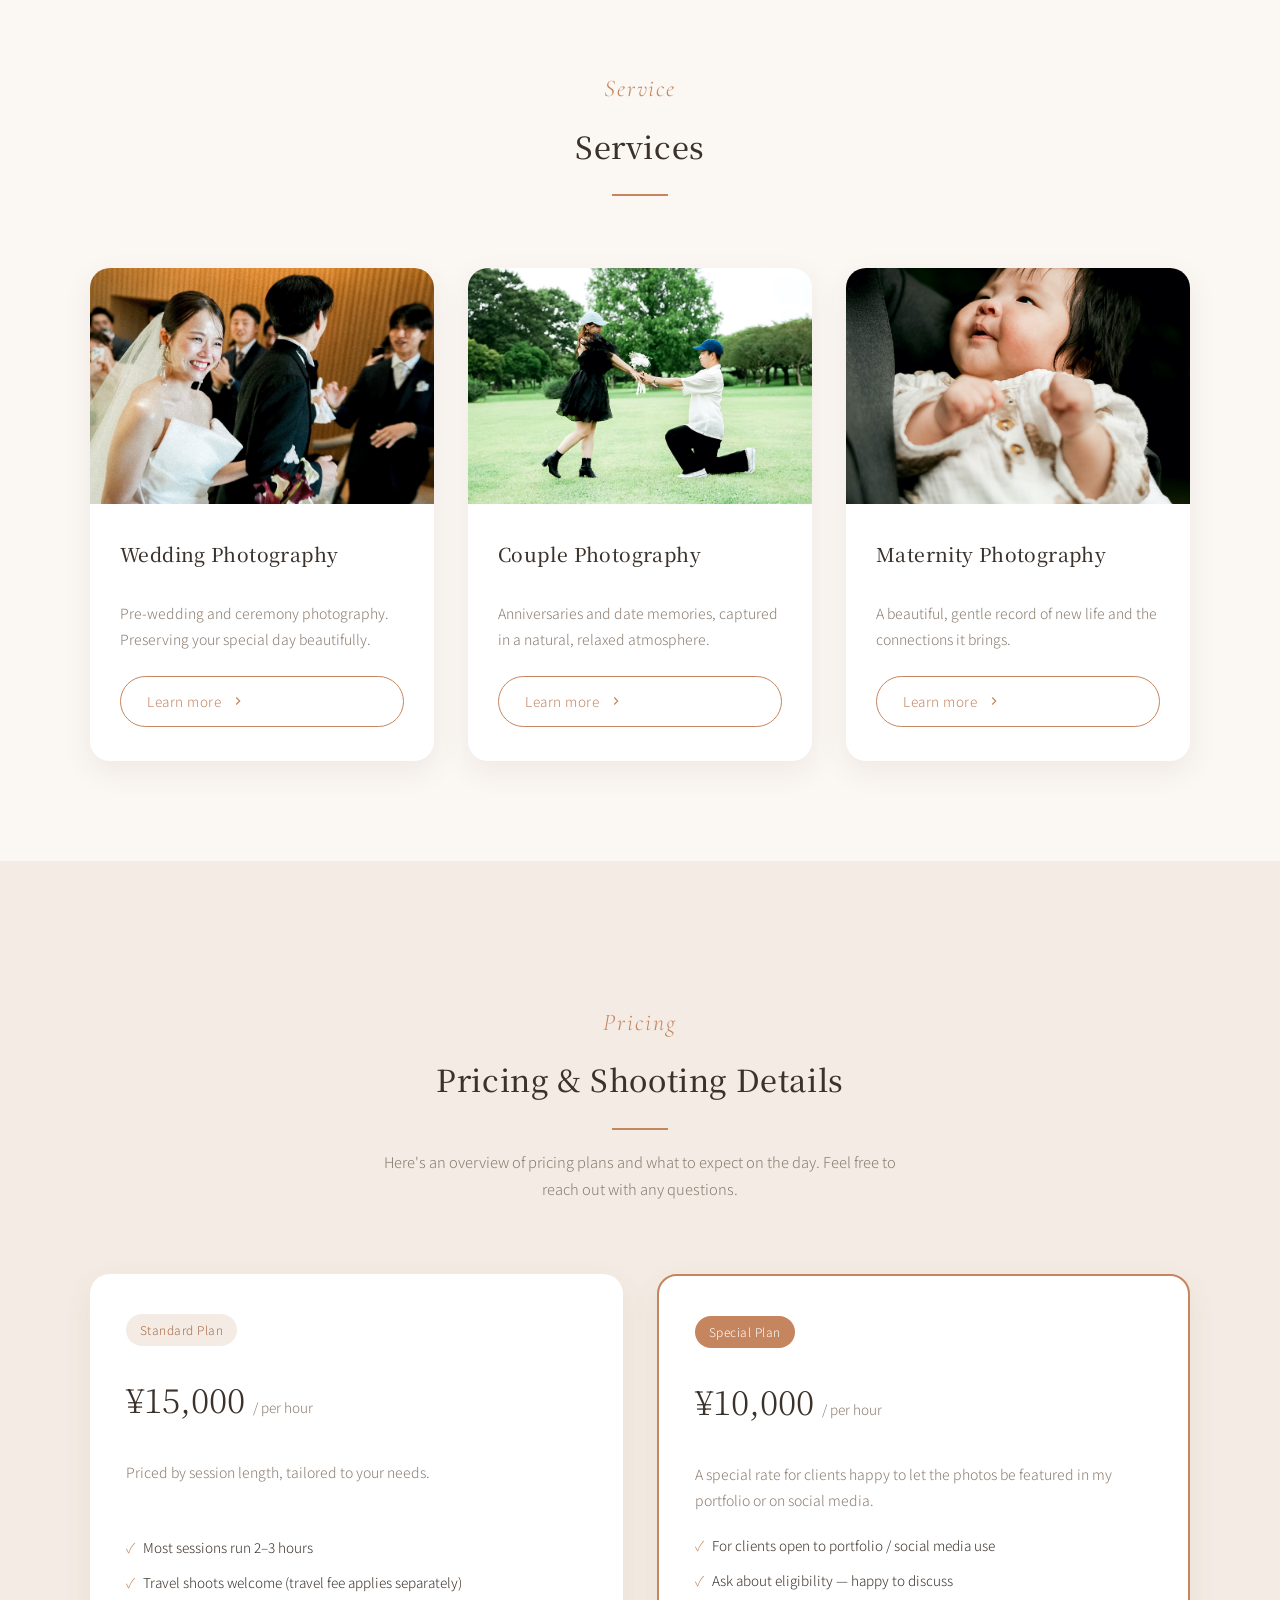
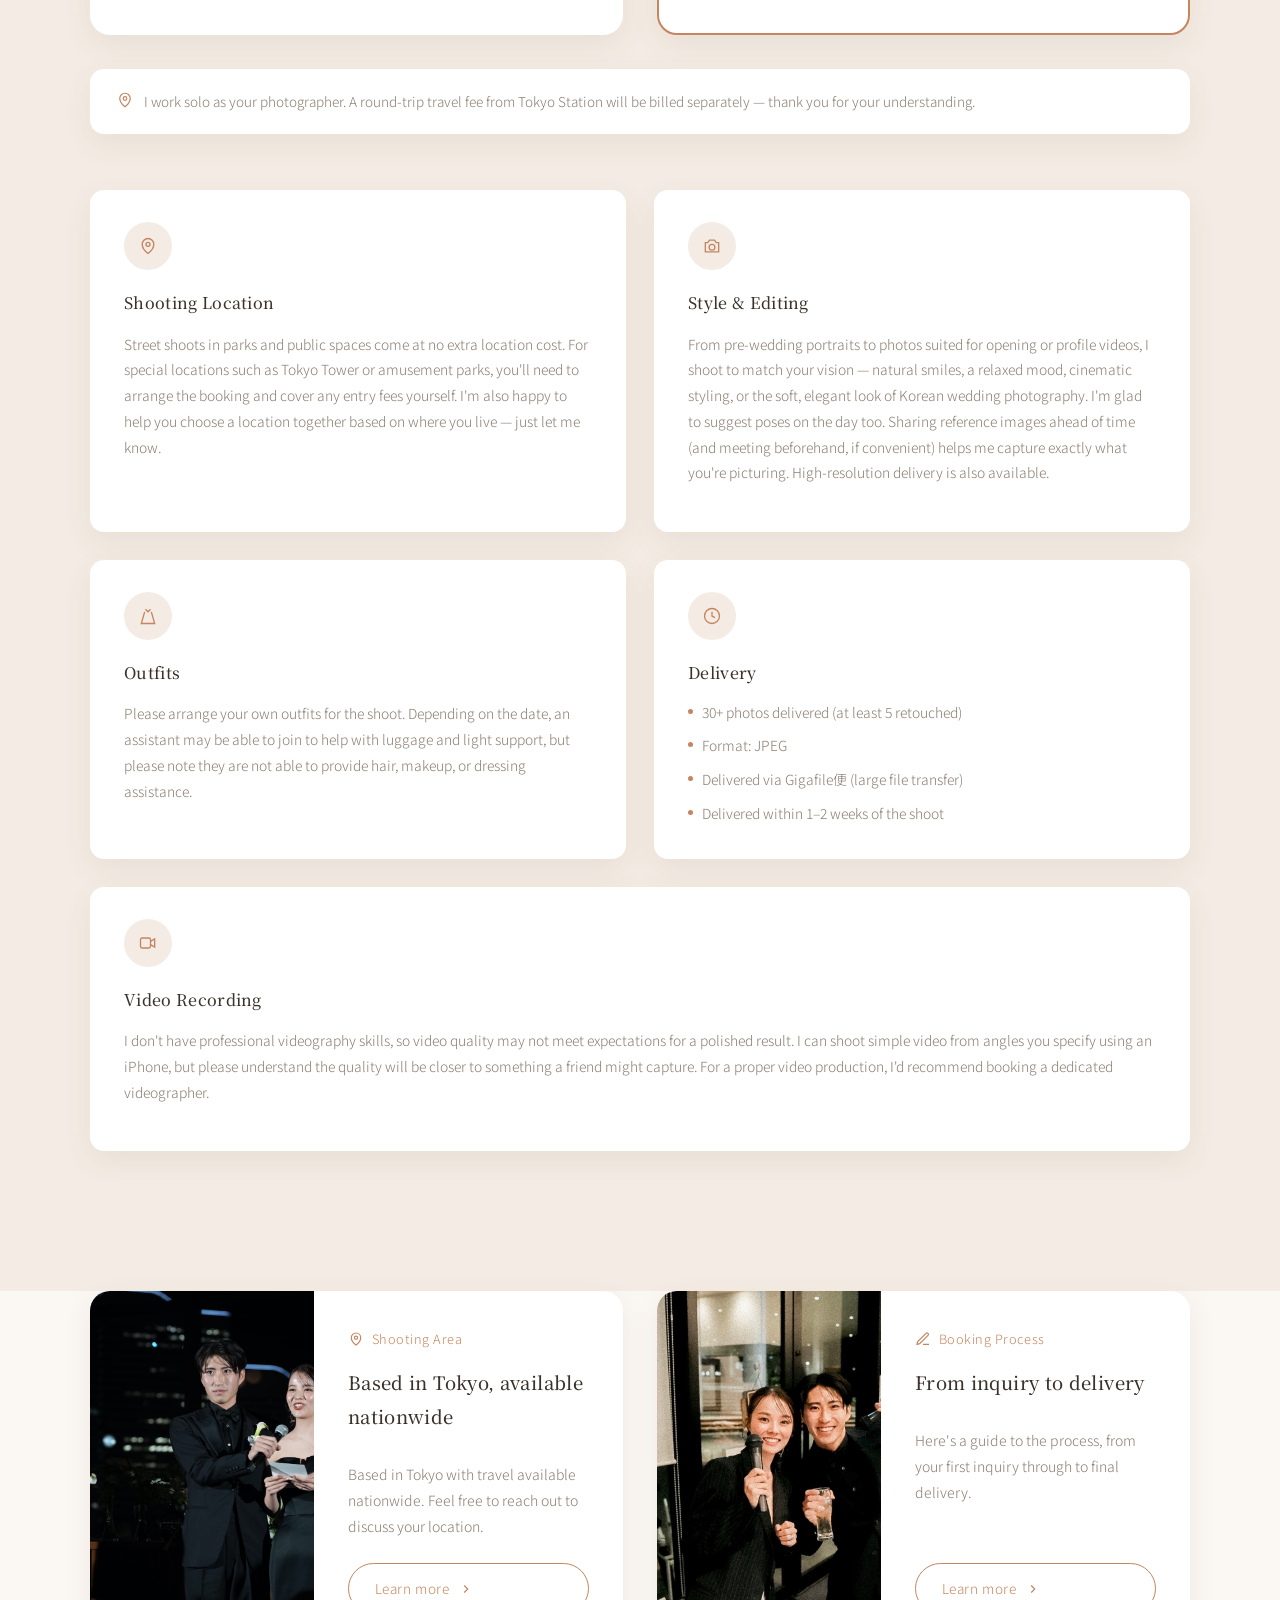
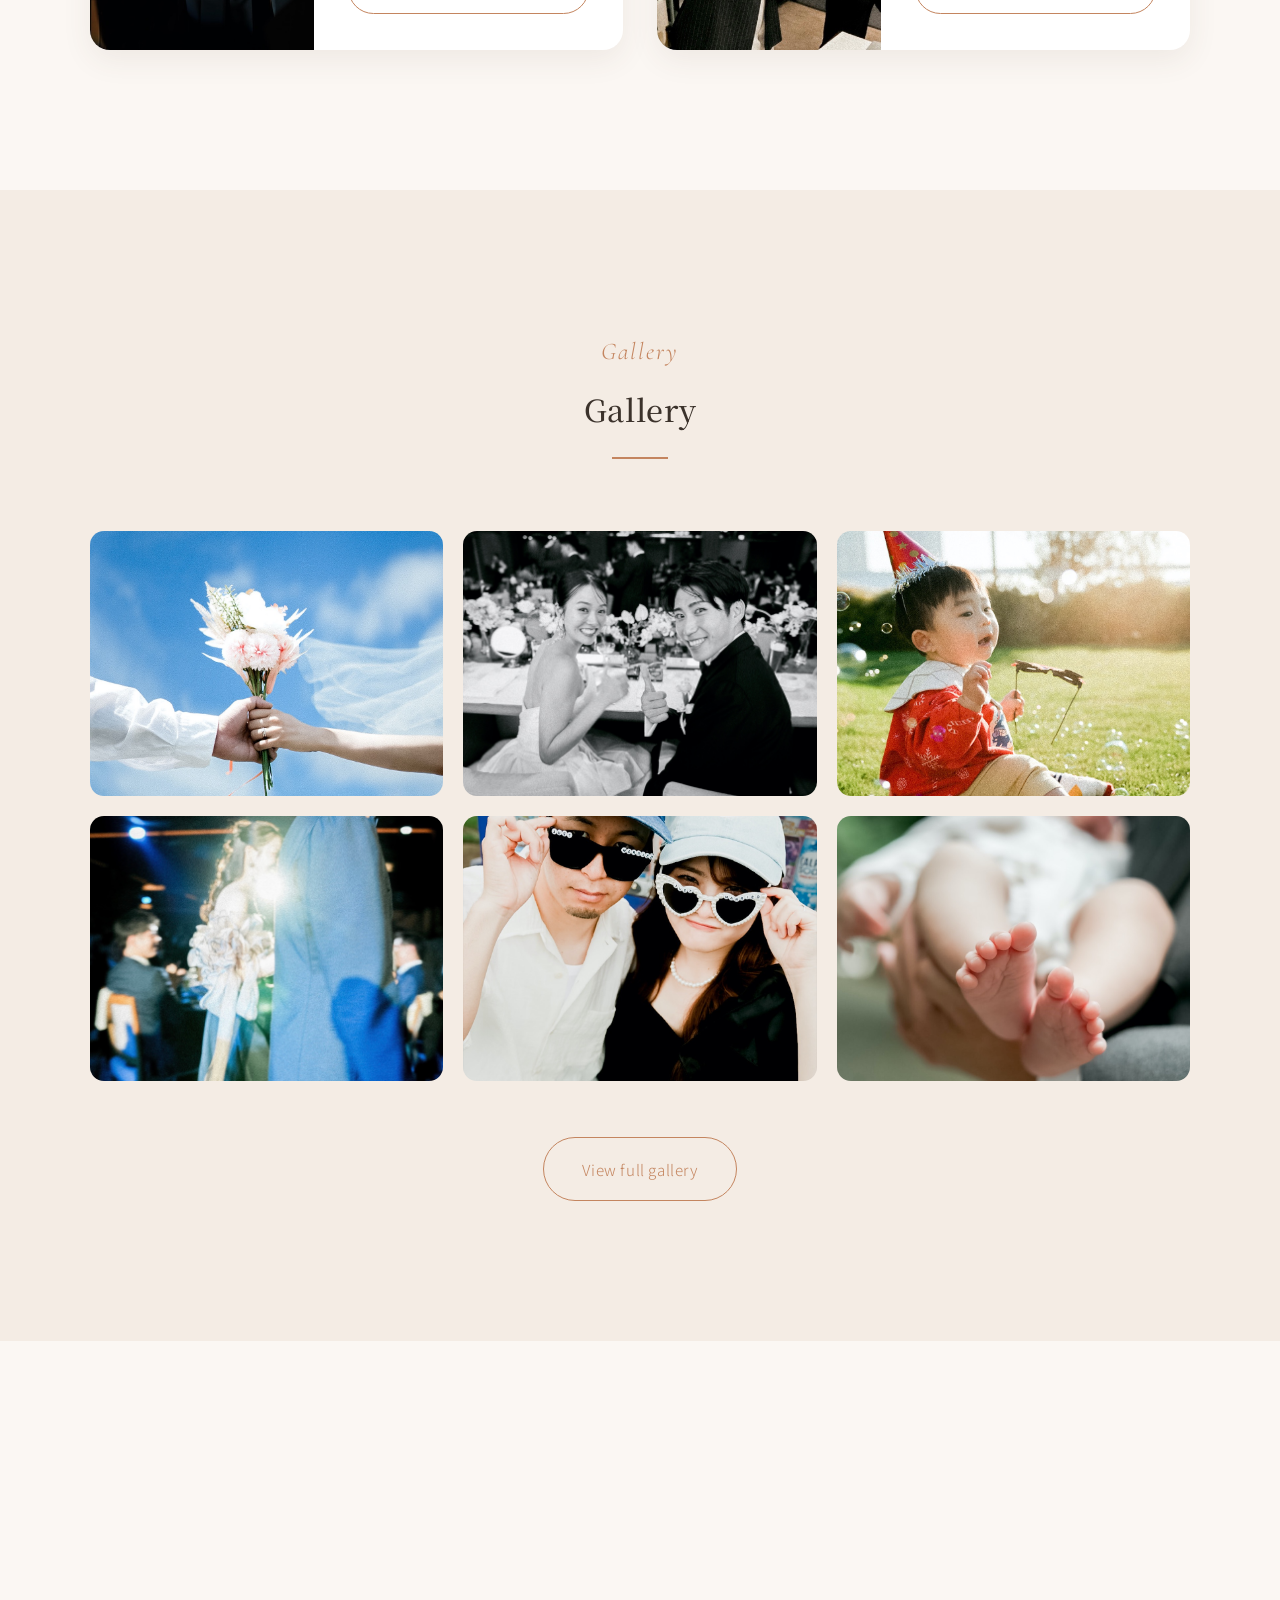
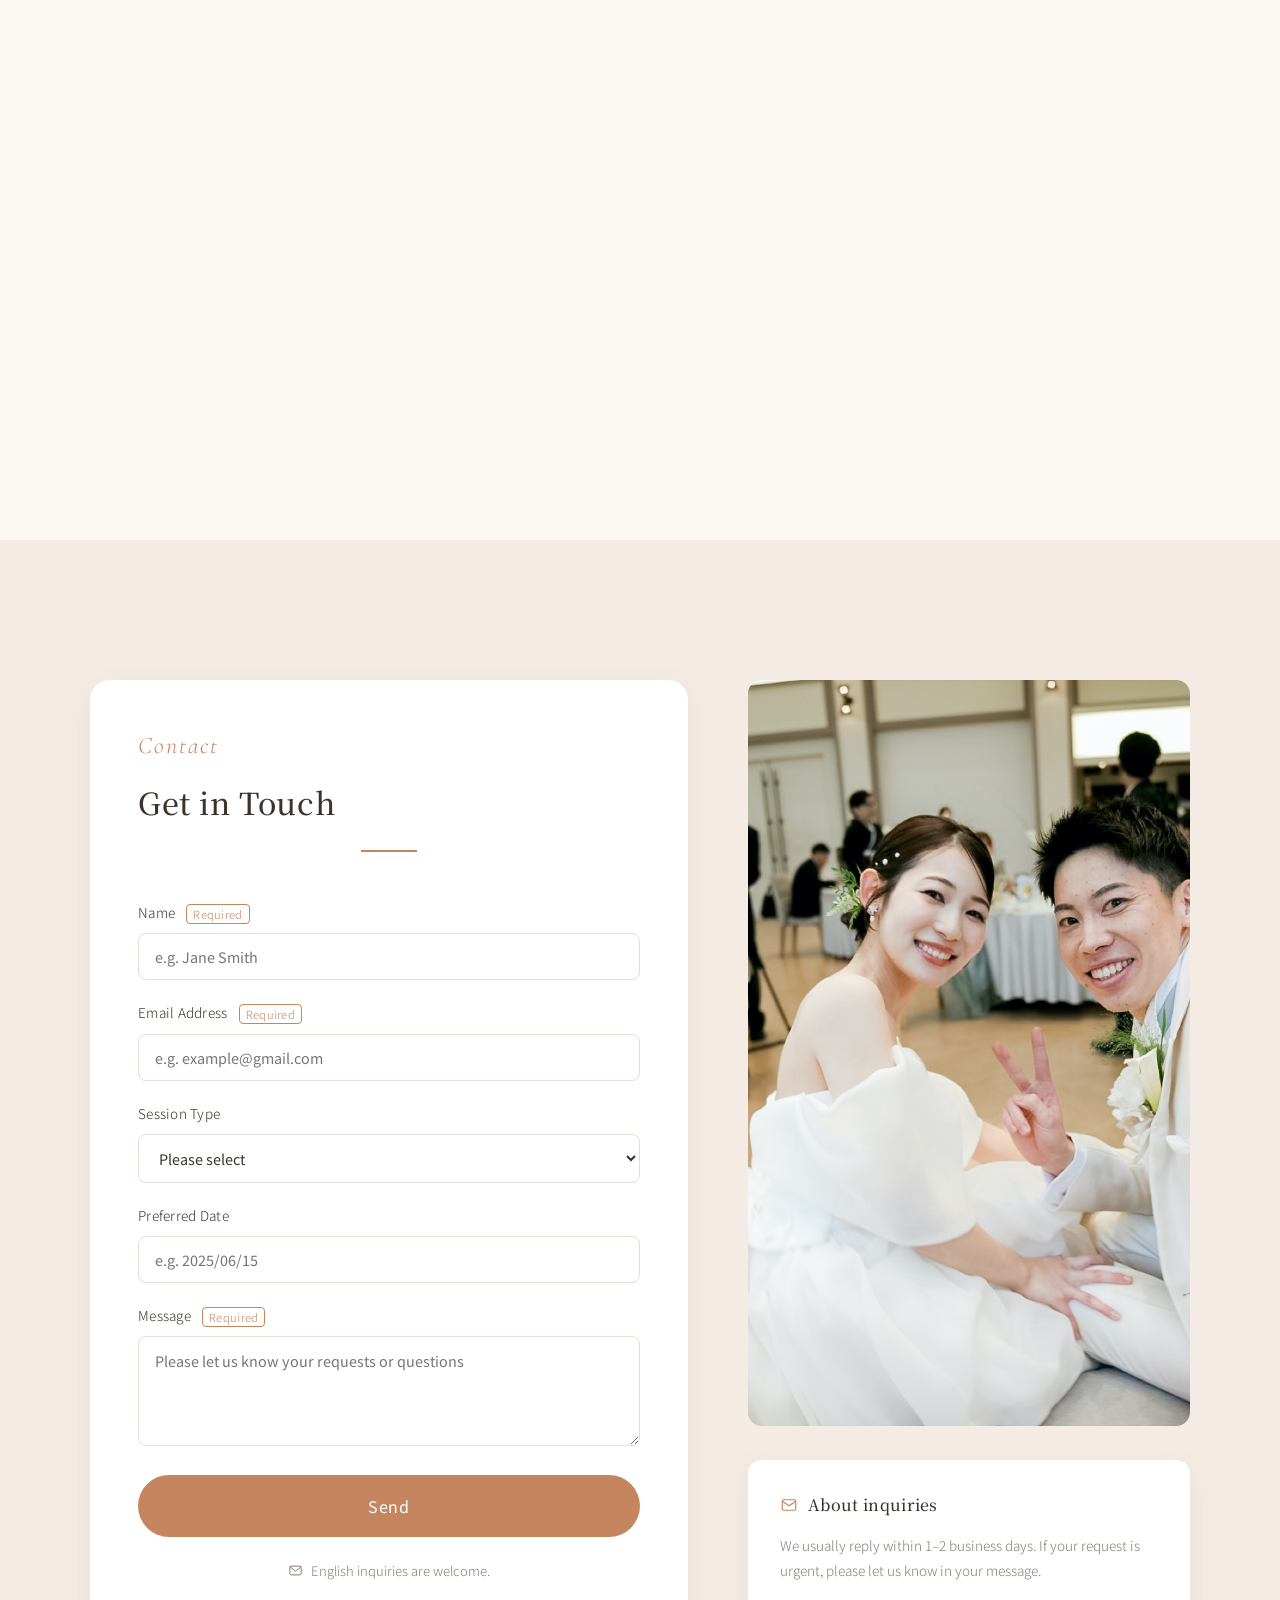
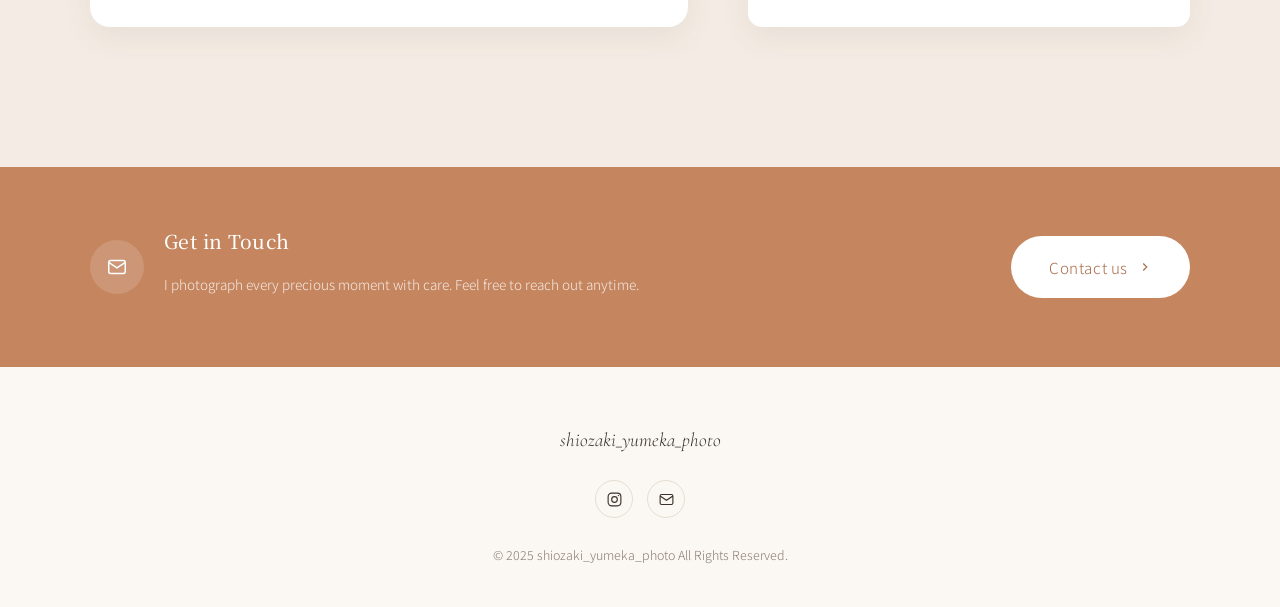
<file: en/index.html>
<!DOCTYPE html>
<html lang="en">
<head>
<meta charset="UTF-8">
<meta name="viewport" content="width=device-width, initial-scale=1.0">
<title>shiozaki_yumeka_photo | Yumeka Shiozaki, Photographer</title>
<meta name="description" content="Yumeka Shiozaki is a photographer based in Tokyo, capturing weddings, couples, and maternity moments with natural, heartfelt photography.">
<link rel="stylesheet" href="../css/style.css">
</head>
<body>

<!-- ============ HEADER ============ -->
<header class="site-header">
  <div class="container">
    <a href="#top" class="brand">
      <span class="brand-name">shiozaki_yumeka_photo</span>
      <span class="brand-sub">Photographer</span>
    </a>

    <nav class="main-nav">
      <ul>
        <li><a href="#top">TOP</a></li>
        <li><a href="#service">Services</a></li>
        <li><a href="#pricing">Pricing</a></li>
        <li><a href="#gallery">Gallery</a></li>
        <li><a href="#area">Area</a></li>
        <li><a href="#flow">Process</a></li>
        <li><a href="#reviews">Reviews</a></li>
        <li><a href="#contact">Contact</a></li>
      </ul>
    </nav>

    <div class="header-actions">
      <div class="lang-switch">
        <a href="../index.html">JP</a>
        <span class="divider">|</span>
        <a href="index.html" class="active">EN</a>
      </div>
      <a class="icon-btn" href="https://www.instagram.com/shiozaki_yumeka_photo/" target="_blank" rel="noopener" aria-label="Instagram">
        <svg viewBox="0 0 24 24" fill="none" stroke="currentColor" stroke-width="1.6"><rect x="3" y="3" width="18" height="18" rx="5"/><circle cx="12" cy="12" r="4"/><circle cx="17.5" cy="6.5" r="1" fill="currentColor" stroke="none"/></svg>
      </a>
      <button class="nav-toggle" aria-label="Menu">
        <span></span><span></span><span></span>
      </button>
    </div>
  </div>
</header>

<!-- ============ HERO ============ -->
<section class="hero" id="top">
  <div class="hero-slideshow" data-slides="38" data-slide-base="../img/slides/">
    <div class="hero-slide is-active"><img src="../img/slides/slide-01.jpg" alt="" fetchpriority="high"></div>
  </div>
  <div class="hero-veil"></div>

  <div class="container">
    <div class="hero-copy">
      <span class="eyebrow">Precious Moments</span>
      <h1>Turning precious moments<br>into lifelong treasures.</h1>
      <p class="lead">Wedding, couple, and maternity photography — natural smiles captured in photos you'll cherish forever.</p>
      <div class="support-note">
        <svg viewBox="0 0 24 24" fill="none" stroke="currentColor" stroke-width="1.6"><path d="M3 6l9 7 9-7"/><rect x="3" y="5" width="18" height="14" rx="2"/></svg>
        English support available.
      </div>

      <ul class="hero-features">
        <li>
          <span class="icon-circle">
            <svg viewBox="0 0 24 24" fill="none" stroke="currentColor" stroke-width="1.6"><path d="M4 8h3l2-3h6l2 3h3v11H4z"/><circle cx="12" cy="13.5" r="3.5"/></svg>
          </span>
          Natural, candid photography
        </li>
        <li>
          <span class="icon-circle">
            <svg viewBox="0 0 24 24" fill="none" stroke="currentColor" stroke-width="1.6"><path d="M9 4l3 3 3-3M8 7l-4 14h16L16 7"/></svg>
          </span>
          Wedding, couple & maternity
        </li>
        <li>
          <span class="icon-circle">
            <svg viewBox="0 0 24 24" fill="none" stroke="currentColor" stroke-width="1.6"><path d="M12 21s-7-5.2-7-11a7 7 0 0 1 14 0c0 5.8-7 11-7 11z"/><circle cx="12" cy="10" r="2.4"/></svg>
          </span>
          Based in Tokyo, available nationwide
        </li>
      </ul>

      <a href="#contact" class="btn">
        Get in touch
        <svg viewBox="0 0 24 24" fill="none" stroke="currentColor" stroke-width="2"><path d="M9 6l6 6-6 6"/></svg>
      </a>
    </div>

  </div>
</section>

<!-- ============ ABOUT ============ -->
<section class="about" id="about">
  <div class="container">
    <div class="about-photo">
      <div class="ph">
        <img src="../img/about.jpg" alt="Photographer Yumeka Shiozaki">
      </div>
    </div>

    <div class="about-body">
      <span class="eyebrow">About me</span>
      <h3>Yumeka Shiozaki | Photographer</h3>
      <p>A freelance photographer based in Tokyo. I photograph weddings, couples, and maternity moments, staying close to the people I work with and putting my heart into every session. I value natural expressions and the mood of the moment, creating photos that capture who you really are.</p>
    </div>

    <ul class="about-stats">
      <li>
        <span class="icon-circle">
          <svg viewBox="0 0 24 24" fill="none" stroke="currentColor" stroke-width="1.6"><path d="M4 8h3l2-3h6l2 3h3v11H4z"/><circle cx="12" cy="13.5" r="3.5"/></svg>
        </span>
        Extensive experience
      </li>
      <li>
        <span class="icon-circle">
          <svg viewBox="0 0 24 24" fill="none" stroke="currentColor" stroke-width="1.6"><path d="M20.8 8.6c0 5-8.8 10-8.8 10s-8.8-5-8.8-10a4.8 4.8 0 0 1 8.8-2.6 4.8 4.8 0 0 1 8.8 2.6z"/></svg>
        </span>
        Careful, attentive support
      </li>
      <li>
        <span class="icon-circle">
          <svg viewBox="0 0 24 24" fill="none" stroke="currentColor" stroke-width="1.6"><circle cx="12" cy="12" r="9"/><path d="M12 7v5l3.5 2"/></svg>
        </span>
        Smooth delivery process
      </li>
    </ul>
  </div>
</section>

<!-- ============ SERVICE ============ -->
<section class="service" id="service">
  <div class="container">
    <div class="section-head">
      <span class="eyebrow">Service</span>
      <h2>Services</h2>
    </div>

    <div class="service-grid">
      <div class="card">
        <div class="ph">
          <img src="../img/service-wedding.jpg" alt="Wedding Photography">
        </div>
        <div class="card-body">
          <h3>Wedding Photography</h3>
          <p>Pre-wedding and ceremony photography. Preserving your special day beautifully.</p>
          <a href="#contact" class="btn outline small">
            Learn more
            <svg viewBox="0 0 24 24" fill="none" stroke="currentColor" stroke-width="2"><path d="M9 6l6 6-6 6"/></svg>
          </a>
        </div>
      </div>

      <div class="card">
        <div class="ph">
          <img src="../img/service-couple.jpg" alt="Couple Photography">
        </div>
        <div class="card-body">
          <h3>Couple Photography</h3>
          <p>Anniversaries and date memories, captured in a natural, relaxed atmosphere.</p>
          <a href="#contact" class="btn outline small">
            Learn more
            <svg viewBox="0 0 24 24" fill="none" stroke="currentColor" stroke-width="2"><path d="M9 6l6 6-6 6"/></svg>
          </a>
        </div>
      </div>

      <div class="card">
        <div class="ph">
          <img src="../img/service-maternity.jpg" alt="Maternity Photography">
        </div>
        <div class="card-body">
          <h3>Maternity Photography</h3>
          <p>A beautiful, gentle record of new life and the connections it brings.</p>
          <a href="#contact" class="btn outline small">
            Learn more
            <svg viewBox="0 0 24 24" fill="none" stroke="currentColor" stroke-width="2"><path d="M9 6l6 6-6 6"/></svg>
          </a>
        </div>
      </div>
    </div>
  </div>
</section>

<!-- ============ PRICING ============ -->
<section class="pricing" id="pricing">
  <div class="container">
    <div class="section-head">
      <span class="eyebrow">Pricing</span>
      <h2>Pricing &amp; Shooting Details</h2>
      <p class="section-sub">Here's an overview of pricing plans and what to expect on the day. Feel free to reach out with any questions.</p>
    </div>

    <div class="price-cards">
      <div class="price-card">
        <span class="badge">Standard Plan</span>
        <div class="price">
          <span class="price-amount">¥15,000</span>
          <span class="price-unit">/ per hour</span>
        </div>
        <p class="price-desc">Priced by session length, tailored to your needs.</p>
        <ul class="price-list">
          <li>Most sessions run 2–3 hours</li>
          <li>Travel shoots welcome (travel fee applies separately)</li>
        </ul>
      </div>

      <div class="price-card featured">
        <span class="badge">Special Plan</span>
        <div class="price">
          <span class="price-amount">¥10,000</span>
          <span class="price-unit">/ per hour</span>
        </div>
        <p class="price-desc">A special rate for clients happy to let the photos be featured in my portfolio or on social media.</p>
        <ul class="price-list">
          <li>For clients open to portfolio / social media use</li>
          <li>Ask about eligibility — happy to discuss</li>
        </ul>
      </div>
    </div>

    <div class="price-note">
      <svg viewBox="0 0 24 24" fill="none" stroke="currentColor" stroke-width="1.6"><path d="M12 21s-7-5.2-7-11a7 7 0 0 1 14 0c0 5.8-7 11-7 11z"/><circle cx="12" cy="10" r="2.4"/></svg>
      I work solo as your photographer. A round-trip travel fee from Tokyo Station will be billed separately — thank you for your understanding.
    </div>

    <div class="pricing-details">
      <div class="detail-card">
        <span class="icon-circle">
          <svg viewBox="0 0 24 24" fill="none" stroke="currentColor" stroke-width="1.6"><path d="M12 21s-7-5.2-7-11a7 7 0 0 1 14 0c0 5.8-7 11-7 11z"/><circle cx="12" cy="10" r="2.4"/></svg>
        </span>
        <h4>Shooting Location</h4>
        <p>Street shoots in parks and public spaces come at no extra location cost. For special locations such as Tokyo Tower or amusement parks, you'll need to arrange the booking and cover any entry fees yourself. I'm also happy to help you choose a location together based on where you live — just let me know.</p>
      </div>

      <div class="detail-card">
        <span class="icon-circle">
          <svg viewBox="0 0 24 24" fill="none" stroke="currentColor" stroke-width="1.6"><path d="M4 8h3l2-3h6l2 3h3v11H4z"/><circle cx="12" cy="13.5" r="3.5"/></svg>
        </span>
        <h4>Style &amp; Editing</h4>
        <p>From pre-wedding portraits to photos suited for opening or profile videos, I shoot to match your vision — natural smiles, a relaxed mood, cinematic styling, or the soft, elegant look of Korean wedding photography. I'm glad to suggest poses on the day too. Sharing reference images ahead of time (and meeting beforehand, if convenient) helps me capture exactly what you're picturing. High-resolution delivery is also available.</p>
      </div>

      <div class="detail-card">
        <span class="icon-circle">
          <svg viewBox="0 0 24 24" fill="none" stroke="currentColor" stroke-width="1.6"><path d="M9 4l3 3 3-3M8 7l-4 14h16L16 7"/></svg>
        </span>
        <h4>Outfits</h4>
        <p>Please arrange your own outfits for the shoot. Depending on the date, an assistant may be able to join to help with luggage and light support, but please note they are not able to provide hair, makeup, or dressing assistance.</p>
      </div>

      <div class="detail-card">
        <span class="icon-circle">
          <svg viewBox="0 0 24 24" fill="none" stroke="currentColor" stroke-width="1.6"><circle cx="12" cy="12" r="9"/><path d="M12 7v5l3.5 2"/></svg>
        </span>
        <h4>Delivery</h4>
        <ul>
          <li>30+ photos delivered (at least 5 retouched)</li>
          <li>Format: JPEG</li>
          <li>Delivered via Gigafile便 (large file transfer)</li>
          <li>Delivered within 1–2 weeks of the shoot</li>
        </ul>
      </div>

      <div class="detail-card wide">
        <span class="icon-circle">
          <svg viewBox="0 0 24 24" fill="none" stroke="currentColor" stroke-width="1.6"><rect x="3" y="6" width="12" height="12" rx="2"/><path d="M15 10l5-3v10l-5-3"/></svg>
        </span>
        <h4>Video Recording</h4>
        <p>I don't have professional videography skills, so video quality may not meet expectations for a polished result. I can shoot simple video from angles you specify using an iPhone, but please understand the quality will be closer to something a friend might capture. For a proper video production, I'd recommend booking a dedicated videographer.</p>
      </div>
    </div>
  </div>
</section>

<!-- ============ AREA & FLOW (near Service) ============ -->
<section class="area-flow">
  <div class="container">
    <div class="area-flow-grid">
      <div class="card" id="area">
        <div class="ph">
          <img src="../img/area.jpg" alt="Shooting Area">
        </div>
        <div class="card-body">
          <span class="tag">
            <svg viewBox="0 0 24 24" fill="none" stroke="currentColor" stroke-width="1.8"><path d="M12 21s-7-5.2-7-11a7 7 0 0 1 14 0c0 5.8-7 11-7 11z"/><circle cx="12" cy="10" r="2.4"/></svg>
            Shooting Area
          </span>
          <h3>Based in Tokyo, available nationwide</h3>
          <p>Based in Tokyo with travel available nationwide. Feel free to reach out to discuss your location.</p>
          <a href="#contact" class="btn outline small">
            Learn more
            <svg viewBox="0 0 24 24" fill="none" stroke="currentColor" stroke-width="2"><path d="M9 6l6 6-6 6"/></svg>
          </a>
        </div>
      </div>

      <div class="card" id="flow">
        <div class="ph">
          <img src="../img/flow.jpg" alt="Booking Process">
        </div>
        <div class="card-body">
          <span class="tag">
            <svg viewBox="0 0 24 24" fill="none" stroke="currentColor" stroke-width="1.8"><path d="M12 20h9M16.5 3.5a2.1 2.1 0 0 1 3 3L7 19l-4 1 1-4z"/></svg>
            Booking Process
          </span>
          <h3>From inquiry to delivery</h3>
          <p>Here's a guide to the process, from your first inquiry through to final delivery.</p>
          <a href="#contact" class="btn outline small">
            Learn more
            <svg viewBox="0 0 24 24" fill="none" stroke="currentColor" stroke-width="2"><path d="M9 6l6 6-6 6"/></svg>
          </a>
        </div>
      </div>
    </div>
  </div>
</section>

<!-- ============ GALLERY ============ -->
<section class="gallery" id="gallery">
  <div class="container">
    <div class="section-head">
      <span class="eyebrow">Gallery</span>
      <h2>Gallery</h2>
    </div>

    <div class="gallery-grid">
      <div class="ph"><img src="../img/gallery-1.jpg" alt="Gallery photo 1"></div>
      <div class="ph"><img src="../img/gallery-2.jpg" alt="Gallery photo 2"></div>
      <div class="ph"><img src="../img/gallery-3.jpg" alt="Gallery photo 3"></div>
      <div class="ph"><img src="../img/gallery-4.jpg" alt="Gallery photo 4"></div>
      <div class="ph"><img src="../img/gallery-5.jpg" alt="Gallery photo 5"></div>
      <div class="ph"><img src="../img/gallery-6.jpg" alt="Gallery photo 6"></div>
    </div>

    <div class="gallery-cta">
      <a href="#" class="btn outline">View full gallery</a>
    </div>
  </div>
</section>

<!-- ============ REVIEWS ============ -->
<section class="reviews" id="reviews">
  <div class="container">
    <div class="section-head">
      <span class="eyebrow">Reviews</span>
      <h2>Reviews</h2>
    </div>

    <div class="reviews-grid">
      <div class="review-card">
        <div class="stars">★★★★★</div>
        <p>She drew out so many natural smiles from us, and we got photos that will be treasures for a lifetime. Her thoughtful, careful approach put us completely at ease.</p>
        <div class="review-meta">Woman in her 30s (Wedding)</div>
      </div>
      <div class="review-card">
        <div class="stars">★★★★★</div>
        <p>The soft, natural photos really captured our mood as a couple. We'd love to book her again!</p>
        <div class="review-meta">Woman in her 20s (Couple)</div>
      </div>
      <div class="review-card">
        <div class="stars">★★★★★</div>
        <p>She was so attentive to my worries during pregnancy, and I was able to relax and truly enjoy the shoot. Grateful for her warm presence.</p>
        <div class="review-meta">Woman in her 30s (Maternity)</div>
      </div>
    </div>
  </div>
</section>

<!-- ============ CONTACT ============ -->
<section class="contact" id="contact">
  <div class="container">
    <form class="contact-form">
      <div class="section-head" style="text-align:left; margin-bottom:48px;">
        <span class="eyebrow">Contact</span>
        <h2 style="text-align:left;">Get in Touch</h2>
      </div>

      <div class="field">
        <label>Name <span class="req">Required</span></label>
        <input type="text" placeholder="e.g. Jane Smith">
      </div>

      <div class="field">
        <label>Email Address <span class="req">Required</span></label>
        <input type="email" placeholder="e.g. example@gmail.com">
      </div>

      <div class="field">
        <label>Session Type</label>
        <select>
          <option>Please select</option>
          <option>Wedding Photography</option>
          <option>Couple Photography</option>
          <option>Maternity Photography</option>
          <option>Other</option>
        </select>
      </div>

      <div class="field">
        <label>Preferred Date</label>
        <input type="text" placeholder="e.g. 2025/06/15">
      </div>

      <div class="field">
        <label>Message <span class="req">Required</span></label>
        <textarea placeholder="Please let us know your requests or questions"></textarea>
      </div>

      <button type="submit" class="btn">Send</button>

      <div class="form-note">
        <svg viewBox="0 0 24 24" fill="none" stroke="currentColor" stroke-width="1.6"><path d="M3 6l9 7 9-7"/><rect x="3" y="5" width="18" height="14" rx="2"/></svg>
        English inquiries are welcome.
      </div>
    </form>

    <div class="contact-media">
      <div class="ph">
        <img src="../img/contact.jpg" alt="Contact">
      </div>

      <div class="contact-info-card">
        <h4>
          <svg viewBox="0 0 24 24" fill="none" stroke="currentColor" stroke-width="1.6"><rect x="3" y="5" width="18" height="14" rx="2"/><path d="M3 7l9 6 9-6"/></svg>
          About inquiries
        </h4>
        <p>We usually reply within 1–2 business days. If your request is urgent, please let us know in your message.</p>
      </div>
    </div>
  </div>
</section>

<!-- ============ CTA BANNER ============ -->
<section class="cta-banner">
  <div class="container">
    <div class="cta-banner-left">
      <span class="icon-circle">
        <svg viewBox="0 0 24 24" fill="none" stroke="currentColor" stroke-width="1.6"><rect x="3" y="5" width="18" height="14" rx="2"/><path d="M3 7l9 6 9-6"/></svg>
      </span>
      <div>
        <h3>Get in Touch</h3>
        <p>I photograph every precious moment with care. Feel free to reach out anytime.</p>
      </div>
    </div>
    <a href="#contact" class="btn">
      Contact us
      <svg viewBox="0 0 24 24" fill="none" stroke="currentColor" stroke-width="2"><path d="M9 6l6 6-6 6"/></svg>
    </a>
  </div>
</section>

<!-- ============ FOOTER ============ -->
<footer class="site-footer">
  <div class="container">
    <div class="footer-brand">shiozaki_yumeka_photo</div>
    <div class="footer-social">
      <a class="icon-btn" href="https://www.instagram.com/shiozaki_yumeka_photo/" target="_blank" rel="noopener" aria-label="Instagram">
        <svg viewBox="0 0 24 24" fill="none" stroke="currentColor" stroke-width="1.6"><rect x="3" y="3" width="18" height="18" rx="5"/><circle cx="12" cy="12" r="4"/><circle cx="17.5" cy="6.5" r="1" fill="currentColor" stroke="none"/></svg>
      </a>
      <a class="icon-btn" href="mailto:info@example.com" aria-label="Mail">
        <svg viewBox="0 0 24 24" fill="none" stroke="currentColor" stroke-width="1.6"><rect x="3" y="5" width="18" height="14" rx="2"/><path d="M3 7l9 6 9-6"/></svg>
      </a>
    </div>
    <div class="footer-bottom">© 2025 shiozaki_yumeka_photo All Rights Reserved.</div>
  </div>
</footer>

<script src="../js/main.js"></script>
</body>
</html>
</file>
<file: css/style.css>
/* ===========================================================
   shiozaki_yumeka_photo — LP stylesheet
   =========================================================== */

@import url('https://fonts.googleapis.com/css2?family=Noto+Serif+JP:wght@400;500;600&family=Noto+Sans+JP:wght@300;400;500;700&family=Cormorant+Garamond:ital@0;1&display=swap');

:root {
  --bg: #fbf7f3;
  --bg-alt: #f4ece4;
  --bg-card: #ffffff;
  --accent: #c4855f;
  --accent-dark: #a86a48;
  --text: #3b322b;
  --text-light: #8a7c70;
  --border: #e8ddd1;
  --ph-bg: #e3e0dc;
  --ph-icon: #b5b0a9;
  --shadow: 0 10px 30px rgba(90, 65, 45, 0.08);
  --radius-lg: 20px;
  --radius-md: 14px;
  --radius-sm: 8px;
  --section-pad: 140px;
}

* { box-sizing: border-box; }

html { scroll-behavior: smooth; }

html, body {
  overflow-x: hidden;
  max-width: 100%;
}

body {
  margin: 0;
  font-family: "Noto Sans JP", "Hiragino Sans", sans-serif;
  color: var(--text);
  background: var(--bg);
  line-height: 1.85;
  font-weight: 300;
  -webkit-font-smoothing: antialiased;
}

h1, h2, h3, h4 {
  font-family: "Noto Serif JP", serif;
  font-weight: 500;
  margin: 0;
  letter-spacing: 0.02em;
}

a { text-decoration: none; color: inherit; }
ul { list-style: none; margin: 0; padding: 0; }
img { max-width: 100%; display: block; }
button { font-family: inherit; cursor: pointer; }

.container {
  max-width: 1180px;
  margin: 0 auto;
  padding: 0 40px;
}

.eyebrow {
  display: block;
  font-family: "Cormorant Garamond", serif;
  font-style: italic;
  font-size: 1.5rem;
  color: var(--accent);
  letter-spacing: 0.08em;
  margin-bottom: 6px;
}

.section-head {
  text-align: center;
  margin-bottom: 72px;
}

.section-head h2 {
  font-size: 1.9rem;
  position: relative;
  padding-bottom: 22px;
}

.section-head h2::after {
  content: "";
  position: absolute;
  bottom: 0;
  left: 50%;
  transform: translateX(-50%);
  width: 56px;
  height: 2px;
  background: var(--accent);
}

.btn {
  display: inline-flex;
  align-items: center;
  gap: 10px;
  padding: 17px 38px;
  border-radius: 999px;
  background: var(--accent);
  color: #fff;
  font-size: 0.95rem;
  letter-spacing: 0.04em;
  border: none;
  transition: background 0.25s ease, transform 0.25s ease;
  white-space: nowrap;
}

.btn:hover { background: var(--accent-dark); transform: translateY(-2px); }

.btn.outline {
  background: transparent;
  color: var(--accent);
  border: 1px solid var(--accent);
}

.btn.outline:hover { background: var(--accent); color: #fff; }

.btn.small { padding: 12px 26px; font-size: 0.85rem; }

.btn svg { width: 14px; height: 14px; flex-shrink: 0; }

/* ---------- placeholder image block ---------- */
.ph {
  background: var(--ph-bg);
  border-radius: var(--radius-md);
  display: flex;
  align-items: center;
  justify-content: center;
  color: var(--ph-icon);
  min-height: 180px;
  position: relative;
  overflow: hidden;
}

.ph .ph-inner {
  display: flex;
  flex-direction: column;
  align-items: center;
  gap: 10px;
  font-size: 0.8rem;
  letter-spacing: 0.03em;
}

.ph svg { width: 34px; height: 34px; }

.ph img {
  width: 100%;
  height: 100%;
  object-fit: cover;
  display: block;
}

/* =========================================================
   HEADER
   ========================================================= */
.site-header {
  position: sticky;
  top: 0;
  z-index: 100;
  background: rgba(251, 247, 243, 0.94);
  backdrop-filter: blur(8px);
  border-bottom: 1px solid var(--border);
}

.site-header .container {
  display: flex;
  align-items: center;
  justify-content: space-between;
  height: 92px;
}

.brand {
  display: flex;
  flex-direction: column;
  line-height: 1.3;
}

.brand .brand-name {
  font-family: "Cormorant Garamond", serif;
  font-style: italic;
  font-size: 1.35rem;
  letter-spacing: 0.03em;
  color: var(--text);
  overflow-wrap: anywhere;
}

.brand .brand-sub {
  font-size: 0.66rem;
  letter-spacing: 0.18em;
  color: var(--text-light);
  text-transform: uppercase;
  margin-top: 2px;
}

.main-nav {
  display: flex;
  align-items: center;
  gap: 40px;
}

.main-nav ul {
  display: flex;
  gap: 34px;
}

.main-nav a {
  font-size: 0.88rem;
  letter-spacing: 0.02em;
  position: relative;
  padding: 6px 0;
}

.main-nav a::after {
  content: "";
  position: absolute;
  left: 0; right: 0; bottom: 0;
  height: 1px;
  background: var(--accent);
  transform: scaleX(0);
  transform-origin: right;
  transition: transform 0.25s ease;
}

.main-nav a:hover::after { transform: scaleX(1); transform-origin: left; }

.header-actions {
  display: flex;
  align-items: center;
  gap: 22px;
}

.lang-switch {
  display: flex;
  align-items: center;
  gap: 6px;
  font-size: 0.8rem;
  letter-spacing: 0.05em;
  color: var(--text-light);
}

.lang-switch a { padding: 2px 4px; }
.lang-switch a.active { color: var(--accent); font-weight: 500; }
.lang-switch .divider { color: var(--border); }

.icon-btn {
  width: 38px;
  height: 38px;
  border-radius: 50%;
  border: 1px solid var(--border);
  display: flex;
  align-items: center;
  justify-content: center;
  color: var(--text);
  transition: all 0.25s ease;
  flex-shrink: 0;
}

.icon-btn svg { width: 17px; height: 17px; }

.icon-btn:hover {
  background: var(--accent);
  border-color: var(--accent);
  color: #fff;
}

.nav-toggle {
  display: none;
  flex-direction: column;
  gap: 5px;
  width: 26px;
  background: none;
  border: none;
  padding: 4px;
}

.nav-toggle span {
  height: 2px;
  background: var(--text);
  border-radius: 2px;
  transition: transform 0.25s ease, opacity 0.25s ease;
}

.nav-toggle.active span:nth-child(1) { transform: translateY(7px) rotate(45deg); }
.nav-toggle.active span:nth-child(2) { opacity: 0; }
.nav-toggle.active span:nth-child(3) { transform: translateY(-7px) rotate(-45deg); }

@media (max-width: 960px) {
  .main-nav {
    position: fixed;
    top: 92px;
    left: 0;
    right: 0;
    background: var(--bg);
    border-bottom: 1px solid var(--border);
    max-height: 0;
    overflow: hidden;
    transition: max-height 0.3s ease;
  }

  .main-nav.open { max-height: 400px; }

  .main-nav ul {
    display: flex;
    flex-direction: column;
    gap: 0;
    padding: 10px 40px 20px;
  }

  .main-nav ul li a {
    display: block;
    padding: 14px 0;
    border-bottom: 1px solid var(--border);
  }
}

/* =========================================================
   HERO
   ========================================================= */
.hero {
  position: relative;
  min-height: calc(100vh - 92px);
  display: flex;
  align-items: center;
  padding: 110px 0 120px;
  overflow: hidden;
}

/* ---------- full-bleed background slideshow ---------- */
.hero-slideshow {
  position: absolute;
  inset: 0;
  z-index: 0;
  background: var(--ph-bg);
}

.hero-slide {
  position: absolute;
  inset: 0;
  opacity: 0;
  transition: opacity 1.6s ease-in-out;
}

.hero-slide.is-active { opacity: 1; }

.hero-slide img {
  width: 100%;
  height: 100%;
  object-fit: cover;
  display: block;
}

/* slow drift so the still photos keep moving while they're on screen */
@keyframes hero-kenburns {
  from { transform: scale(1) translate3d(0, 0, 0); }
  to   { transform: scale(1.09) translate3d(-1.2%, -1%, 0); }
}

.hero-slide.is-active img {
  animation: hero-kenburns 7s ease-out forwards;
}

/* keeps the copy legible over every photo in the rotation */
.hero-veil {
  position: absolute;
  inset: 0;
  z-index: 1;
  background:
    linear-gradient(
      96deg,
      rgba(38, 26, 18, 0.9) 0%,
      rgba(38, 26, 18, 0.78) 34%,
      rgba(38, 26, 18, 0.36) 66%,
      rgba(38, 26, 18, 0.52) 100%
    ),
    linear-gradient(
      180deg,
      rgba(30, 20, 14, 0.3) 0%,
      rgba(30, 20, 14, 0.08) 45%,
      rgba(30, 20, 14, 0.42) 100%
    );
}

.hero .container {
  position: relative;
  z-index: 2;
  width: 100%;
}

.hero-copy {
  max-width: 640px;
  color: #fff;
  text-shadow: 0 2px 18px rgba(28, 18, 12, 0.55);
}

.hero-copy .eyebrow {
  margin-bottom: 18px;
  color: #f2d3b8;
}

.hero-copy h1 {
  font-size: 3rem;
  line-height: 1.45;
  margin-bottom: 26px;
  color: #fff;
}

.hero-copy p.lead {
  color: rgba(255, 255, 255, 0.88);
  font-size: 1rem;
  margin-bottom: 20px;
  max-width: 460px;
}

.support-note {
  display: inline-flex;
  align-items: center;
  gap: 8px;
  font-size: 0.85rem;
  color: rgba(255, 255, 255, 0.9);
  margin-bottom: 40px;
}

.support-note svg { width: 16px; height: 16px; }

.hero-features {
  display: flex;
  gap: 34px;
  margin-bottom: 48px;
}

.hero-features li {
  display: flex;
  flex-direction: column;
  align-items: flex-start;
  gap: 12px;
  max-width: 140px;
  font-size: 0.8rem;
  color: rgba(255, 255, 255, 0.88);
}

.hero-features .icon-circle {
  width: 52px;
  height: 52px;
  border-radius: 50%;
  background: rgba(255, 255, 255, 0.16);
  border: 1px solid rgba(255, 255, 255, 0.32);
  backdrop-filter: blur(6px);
  display: flex;
  align-items: center;
  justify-content: center;
  color: #fff;
}

.hero-features .icon-circle svg { width: 22px; height: 22px; }

.hero-copy .btn {
  box-shadow: 0 16px 34px rgba(20, 12, 8, 0.42);
  text-shadow: none;
}

/* copy rises into place on load, one line after another */
@keyframes hero-rise {
  from { opacity: 0; transform: translateY(28px); }
  to   { opacity: 1; transform: none; }
}

.hero-copy > * {
  animation: hero-rise 0.9s cubic-bezier(0.22, 0.7, 0.3, 1) both;
}

.hero-copy > *:nth-child(1) { animation-delay: 0.15s; }
.hero-copy > *:nth-child(2) { animation-delay: 0.28s; }
.hero-copy > *:nth-child(3) { animation-delay: 0.41s; }
.hero-copy > *:nth-child(4) { animation-delay: 0.54s; }
.hero-copy > *:nth-child(5) { animation-delay: 0.67s; }
.hero-copy > *:nth-child(6) { animation-delay: 0.8s; }

/* ---------- scroll reveal (JS opts elements in; no JS = always visible) ---------- */
.reveal {
  opacity: 0;
  transform: translateY(34px);
  transition: opacity 0.8s ease, transform 0.8s cubic-bezier(0.22, 0.7, 0.3, 1);
}

.reveal.is-visible {
  opacity: 1;
  transform: none;
}

@media (prefers-reduced-motion: reduce) {
  .hero-slide,
  .reveal { transition: none; }

  .hero-slide.is-active img,
  .hero-copy > * { animation: none; }

  .reveal { opacity: 1; transform: none; }
}

/* =========================================================
   ABOUT
   ========================================================= */
.about {
  background: var(--bg-alt);
  padding: var(--section-pad) 0;
}

.about .container {
  display: grid;
  grid-template-columns: 200px 1fr auto;
  gap: 60px;
  align-items: center;
}

.about .container > * { min-width: 0; }

.about-photo .ph {
  width: 200px;
  height: 200px;
  border-radius: 50%;
  aspect-ratio: 1/1;
}

.about-body .eyebrow { font-size: 1.3rem; margin-bottom: 10px; }

.about-body h3 {
  font-size: 1.4rem;
  margin-bottom: 20px;
}

.about-body p {
  color: var(--text-light);
  font-size: 0.92rem;
  max-width: 480px;
}

.about-stats {
  display: flex;
  gap: 36px;
}

.about-stats li {
  display: flex;
  flex-direction: column;
  align-items: center;
  gap: 14px;
  font-size: 0.78rem;
  color: var(--text-light);
  text-align: center;
  width: 96px;
}

.about-stats .icon-circle {
  width: 66px;
  height: 66px;
  border-radius: 50%;
  background: #fff;
  box-shadow: var(--shadow);
  display: flex;
  align-items: center;
  justify-content: center;
  color: var(--accent);
}

.about-stats .icon-circle svg { width: 24px; height: 24px; }

/* =========================================================
   SERVICE
   ========================================================= */
.service { padding: var(--section-pad) 0 100px; }

.service-grid {
  display: grid;
  grid-template-columns: repeat(3, 1fr);
  gap: 34px;
}

.card {
  background: var(--bg-card);
  border-radius: var(--radius-lg);
  overflow: hidden;
  box-shadow: var(--shadow);
  display: flex;
  flex-direction: column;
}

.card .ph { border-radius: 0; aspect-ratio: 16/11; }

.card-body { padding: 32px 30px 34px; display: flex; flex-direction: column; flex: 1; }

.card-body h3 { font-size: 1.2rem; margin-bottom: 14px; }

.card-body p {
  color: var(--text-light);
  font-size: 0.88rem;
  flex: 1;
  margin-bottom: 24px;
}

/* =========================================================
   PRICING
   ========================================================= */
.pricing { padding: var(--section-pad) 0; background: var(--bg-alt); }

.section-head p.section-sub {
  color: var(--text-light);
  font-size: 0.92rem;
  margin: 18px auto 0;
  max-width: 520px;
}

.price-cards {
  display: grid;
  grid-template-columns: repeat(2, 1fr);
  gap: 34px;
  margin-bottom: 34px;
}

.price-card {
  background: var(--bg-card);
  border-radius: var(--radius-lg);
  box-shadow: var(--shadow);
  padding: 40px 36px;
  display: flex;
  flex-direction: column;
}

.price-card.featured { border: 2px solid var(--accent); }

.price-card .badge {
  align-self: flex-start;
  padding: 5px 14px;
  border-radius: 999px;
  background: var(--bg-alt);
  color: var(--accent-dark);
  font-size: 0.75rem;
  letter-spacing: 0.04em;
  margin-bottom: 22px;
}

.price-card.featured .badge { background: var(--accent); color: #fff; }

.price-card .price {
  display: flex;
  align-items: baseline;
  gap: 8px;
  margin-bottom: 14px;
}

.price-amount {
  font-family: "Noto Serif JP", serif;
  font-size: 2.1rem;
  color: var(--text);
}

.price-unit { font-size: 0.85rem; color: var(--text-light); }

.price-desc { color: var(--text-light); font-size: 0.88rem; margin-bottom: 20px; }

.price-list { display: flex; flex-direction: column; gap: 10px; margin-top: auto; }

.price-list li {
  display: flex;
  align-items: flex-start;
  gap: 8px;
  font-size: 0.85rem;
  color: var(--text);
}

.price-list li::before { content: "✓"; color: var(--accent); flex-shrink: 0; }

.price-note {
  display: flex;
  align-items: flex-start;
  gap: 10px;
  background: #fff;
  border-radius: var(--radius-md);
  box-shadow: var(--shadow);
  padding: 20px 26px;
  font-size: 0.85rem;
  color: var(--text-light);
  margin-bottom: 56px;
}

.price-note svg { width: 18px; height: 18px; color: var(--accent); flex-shrink: 0; margin-top: 2px; }

.pricing-details {
  display: grid;
  grid-template-columns: repeat(2, 1fr);
  gap: 28px;
}

.detail-card {
  background: #fff;
  border-radius: var(--radius-md);
  padding: 32px 34px;
  box-shadow: var(--shadow);
}

.detail-card.wide { grid-column: 1 / -1; }

.detail-card .icon-circle {
  width: 48px;
  height: 48px;
  border-radius: 50%;
  background: var(--bg-alt);
  display: flex;
  align-items: center;
  justify-content: center;
  color: var(--accent);
  margin-bottom: 18px;
}

.detail-card .icon-circle svg { width: 20px; height: 20px; }

.detail-card h4 { font-size: 1rem; margin-bottom: 12px; }

.detail-card p { font-size: 0.87rem; color: var(--text-light); }

.detail-card ul { display: flex; flex-direction: column; gap: 8px; }

.detail-card ul li {
  font-size: 0.87rem;
  color: var(--text-light);
  padding-left: 14px;
  position: relative;
}

.detail-card ul li::before {
  content: "";
  position: absolute;
  left: 0;
  top: 9px;
  width: 5px;
  height: 5px;
  border-radius: 50%;
  background: var(--accent);
}

/* ---- Area & Flow (moved next to Service) ---- */
.area-flow {
  padding: 0 0 var(--section-pad);
}

.area-flow-grid {
  display: grid;
  grid-template-columns: repeat(2, 1fr);
  gap: 34px;
}

.area-flow-grid .card {
  flex-direction: row;
  align-items: stretch;
}

.area-flow-grid .card .ph {
  width: 42%;
  border-radius: 0;
  aspect-ratio: auto;
  flex-shrink: 0;
}

.area-flow-grid .card-body {
  padding: 36px 34px;
  justify-content: center;
}

.area-flow-grid .card-body .tag {
  display: inline-flex;
  align-items: center;
  gap: 8px;
  color: var(--accent);
  font-size: 0.8rem;
  letter-spacing: 0.04em;
  margin-bottom: 14px;
}

.area-flow-grid .card-body .tag svg { width: 16px; height: 16px; }

.area-flow-grid .card-body h3 { font-size: 1.15rem; margin-bottom: 14px; }

/* =========================================================
   GALLERY
   ========================================================= */
.gallery { padding: var(--section-pad) 0; background: var(--bg-alt); }

.gallery-grid {
  display: grid;
  grid-template-columns: repeat(3, 1fr);
  gap: 20px;
  margin-bottom: 56px;
}

.gallery-grid .ph { aspect-ratio: 4/3; border-radius: var(--radius-md); }

.gallery-cta { text-align: center; }

/* =========================================================
   REVIEWS
   ========================================================= */
.reviews { padding: var(--section-pad) 0; }

.reviews-grid {
  display: grid;
  grid-template-columns: repeat(3, 1fr);
  gap: 30px;
}

.review-card {
  background: var(--bg-card);
  border-radius: var(--radius-md);
  padding: 36px 32px;
  box-shadow: var(--shadow);
}

.stars {
  color: var(--accent);
  font-size: 0.95rem;
  letter-spacing: 3px;
  margin-bottom: 20px;
}

.review-card p {
  font-size: 0.9rem;
  color: var(--text);
  margin-bottom: 24px;
}

.review-meta {
  font-size: 0.8rem;
  color: var(--text-light);
  border-top: 1px solid var(--border);
  padding-top: 16px;
}

/* =========================================================
   CONTACT — expanded vertically
   ========================================================= */
.contact { padding: var(--section-pad) 0; background: var(--bg-alt); }

.contact .container {
  display: grid;
  grid-template-columns: 1.15fr 0.85fr;
  gap: 60px;
}

.contact .container > * { min-width: 0; }

.contact-form {
  background: var(--bg-card);
  border-radius: var(--radius-lg);
  box-shadow: var(--shadow);
  padding: 44px 48px;
}

.field { margin-bottom: 20px; }

.field:last-of-type { margin-bottom: 26px; }

.field label {
  display: block;
  font-size: 0.85rem;
  margin-bottom: 8px;
  color: var(--text);
  letter-spacing: 0.02em;
}

.field label .req {
  color: var(--accent);
  font-size: 0.7rem;
  border: 1px solid var(--accent);
  border-radius: 4px;
  padding: 1px 6px;
  margin-left: 8px;
  vertical-align: middle;
}

.field input,
.field select,
.field textarea {
  width: 100%;
  padding: 12px 16px;
  border: 1px solid var(--border);
  border-radius: var(--radius-sm);
  background: #fff;
  font-size: 0.9rem;
  font-family: inherit;
  color: var(--text);
}

.field textarea {
  min-height: 110px;
  resize: vertical;
  line-height: 1.7;
}

.field input:focus,
.field select:focus,
.field textarea:focus {
  outline: none;
  border-color: var(--accent);
}

.contact-form .btn {
  width: 100%;
  justify-content: center;
  padding: 19px;
  font-size: 1rem;
}

.form-note {
  text-align: center;
  margin-top: 22px;
  font-size: 0.82rem;
  color: var(--text-light);
  display: flex;
  align-items: center;
  justify-content: center;
  gap: 8px;
}

.form-note svg { width: 15px; height: 15px; }

.contact-media {
  display: flex;
  flex-direction: column;
  gap: 34px;
}

.contact-media .ph { flex: 1; min-height: 260px; }

.contact-info-card {
  background: #fff;
  border-radius: var(--radius-md);
  padding: 30px 32px;
  box-shadow: var(--shadow);
}

.contact-info-card h4 {
  font-size: 1rem;
  margin-bottom: 10px;
  display: flex;
  align-items: center;
  gap: 10px;
}

.contact-info-card h4 svg { width: 18px; height: 18px; color: var(--accent); }

.contact-info-card p {
  font-size: 0.85rem;
  color: var(--text-light);
}

/* =========================================================
   CTA BANNER
   ========================================================= */
.cta-banner {
  background: var(--accent);
  padding: 56px 0;
}

.cta-banner .container {
  display: flex;
  align-items: center;
  justify-content: space-between;
  gap: 30px;
}

.cta-banner-left { display: flex; align-items: center; gap: 20px; color: #fff; }

.cta-banner-left .icon-circle {
  width: 54px;
  height: 54px;
  border-radius: 50%;
  background: rgba(255,255,255,0.15);
  display: flex;
  align-items: center;
  justify-content: center;
  flex-shrink: 0;
}

.cta-banner-left .icon-circle svg { width: 22px; height: 22px; color: #fff; }

.cta-banner-left h3 { font-size: 1.2rem; color: #fff; margin-bottom: 6px; }
.cta-banner-left p { font-size: 0.85rem; color: rgba(255,255,255,0.85); }

.cta-banner .btn { background: #fff; color: var(--accent-dark); }
.cta-banner .btn:hover { background: var(--text); color: #fff; }

/* =========================================================
   FOOTER
   ========================================================= */
.site-footer {
  padding: 56px 0 40px;
  text-align: center;
}

.footer-brand {
  font-family: "Cormorant Garamond", serif;
  font-style: italic;
  font-size: 1.2rem;
  margin-bottom: 22px;
}

.footer-social {
  display: flex;
  justify-content: center;
  gap: 14px;
  margin-bottom: 26px;
}

.footer-bottom {
  font-size: 0.78rem;
  color: var(--text-light);
}

/* =========================================================
   RESPONSIVE
   ========================================================= */
@media (max-width: 960px) {
  :root { --section-pad: 90px; }

  .nav-toggle { display: flex; }

  .about .container,
  .contact .container {
    grid-template-columns: 1fr;
  }

  .about .container { text-align: center; }
  .about-stats { justify-content: center; }
  .about-body p { margin: 0 auto; }

  .service-grid,
  .area-flow-grid,
  .gallery-grid,
  .reviews-grid,
  .price-cards,
  .pricing-details {
    grid-template-columns: 1fr;
  }

  .area-flow-grid .card { flex-direction: column; }
  .area-flow-grid .card .ph { width: 100%; aspect-ratio: 16/9; }

  .cta-banner .container { flex-direction: column; text-align: center; }

  .contact-form { padding: 44px 28px; }

  .hero { min-height: calc(100vh - 74px); padding: 80px 0 90px; }
  .hero-copy h1 { font-size: 2.4rem; }

  /* copy spans the full width here, so darken evenly instead of left-to-right */
  .hero-veil {
    background: linear-gradient(
      180deg,
      rgba(38, 26, 18, 0.74) 0%,
      rgba(38, 26, 18, 0.62) 50%,
      rgba(38, 26, 18, 0.8) 100%
    );
  }
}

@media (max-width: 600px) {
  .container { padding: 0 22px; }
  .hero-features { flex-wrap: wrap; row-gap: 24px; }
  .hero-copy h1 { font-size: 2rem; }

  .site-header .container { height: 74px; }
  .brand { flex-shrink: 1; min-width: 0; }
  .brand .brand-name { font-size: 1.05rem; }
  .brand .brand-sub { display: none; }
  .header-actions { gap: 10px; }
  .lang-switch { font-size: 0.74rem; gap: 4px; }
  .icon-btn { width: 32px; height: 32px; }
  .icon-btn svg { width: 15px; height: 15px; }
  .nav-toggle { width: 22px; }
}
</file>
